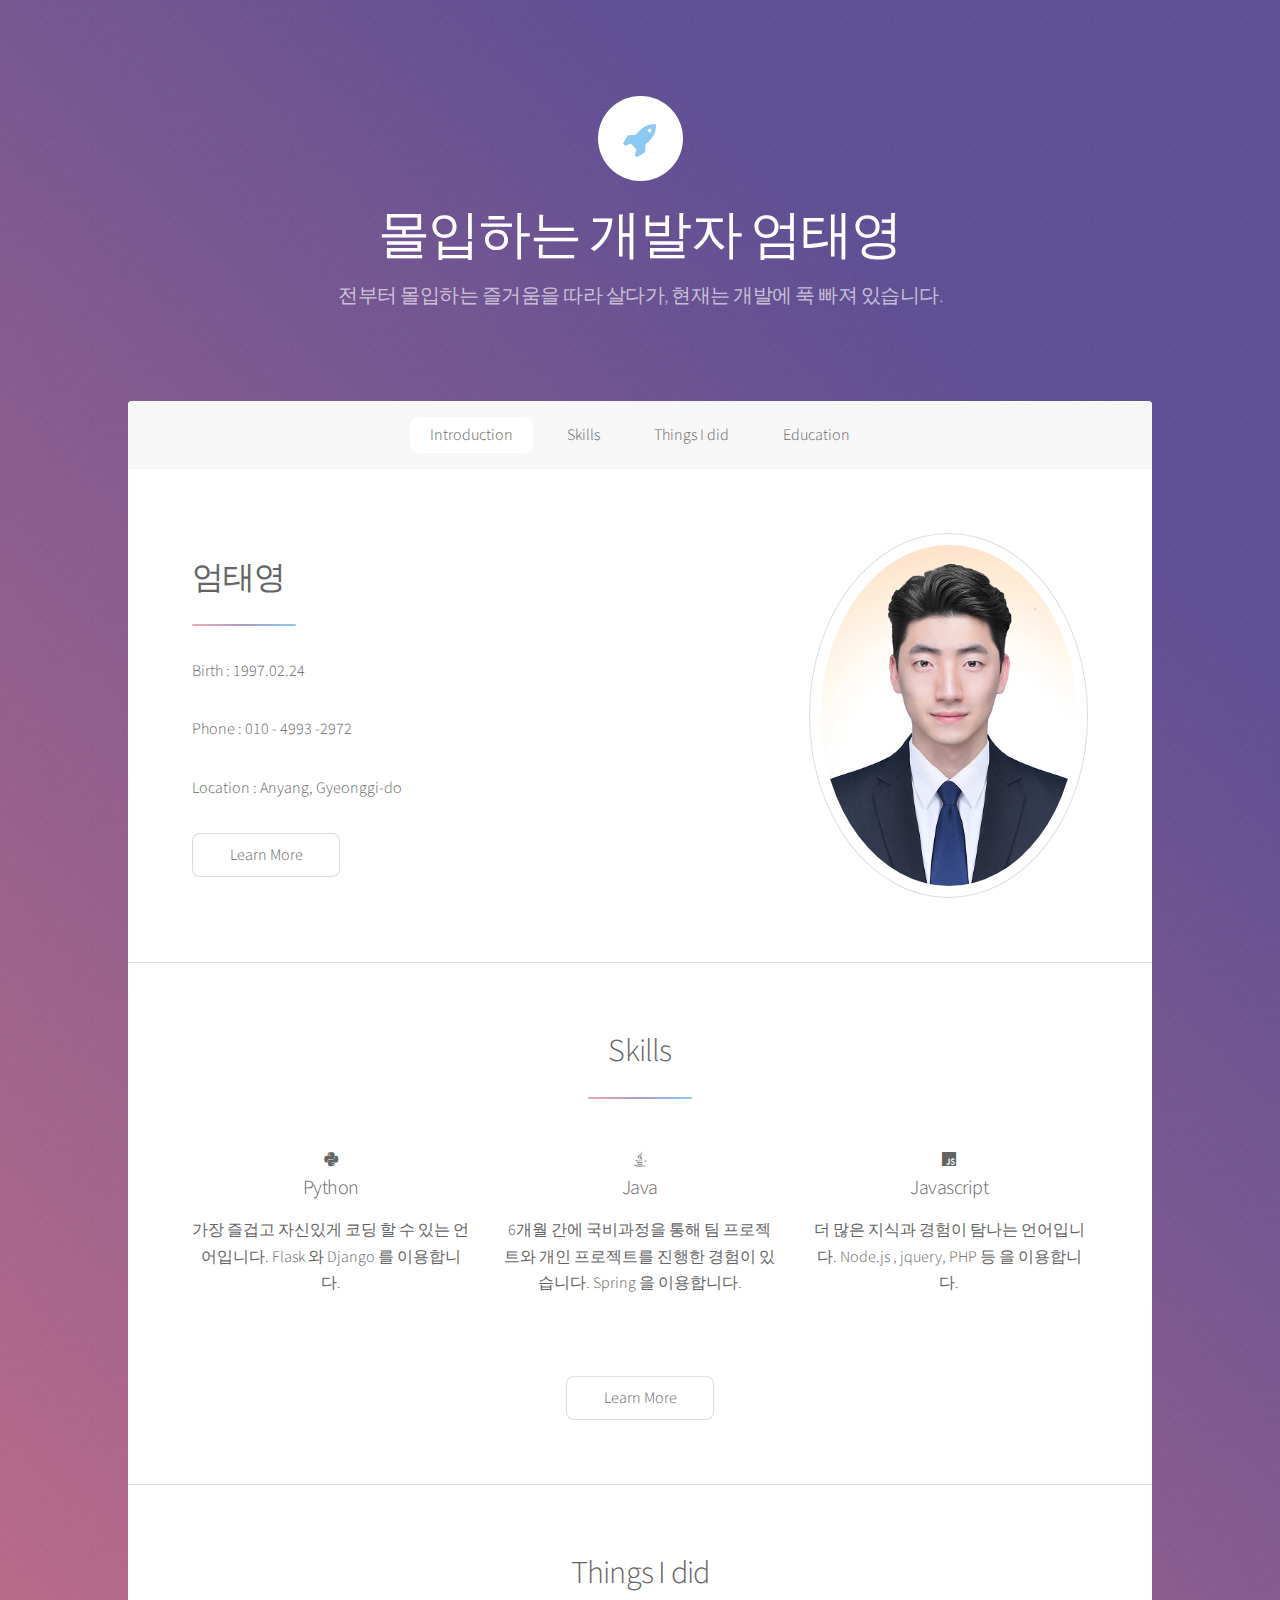
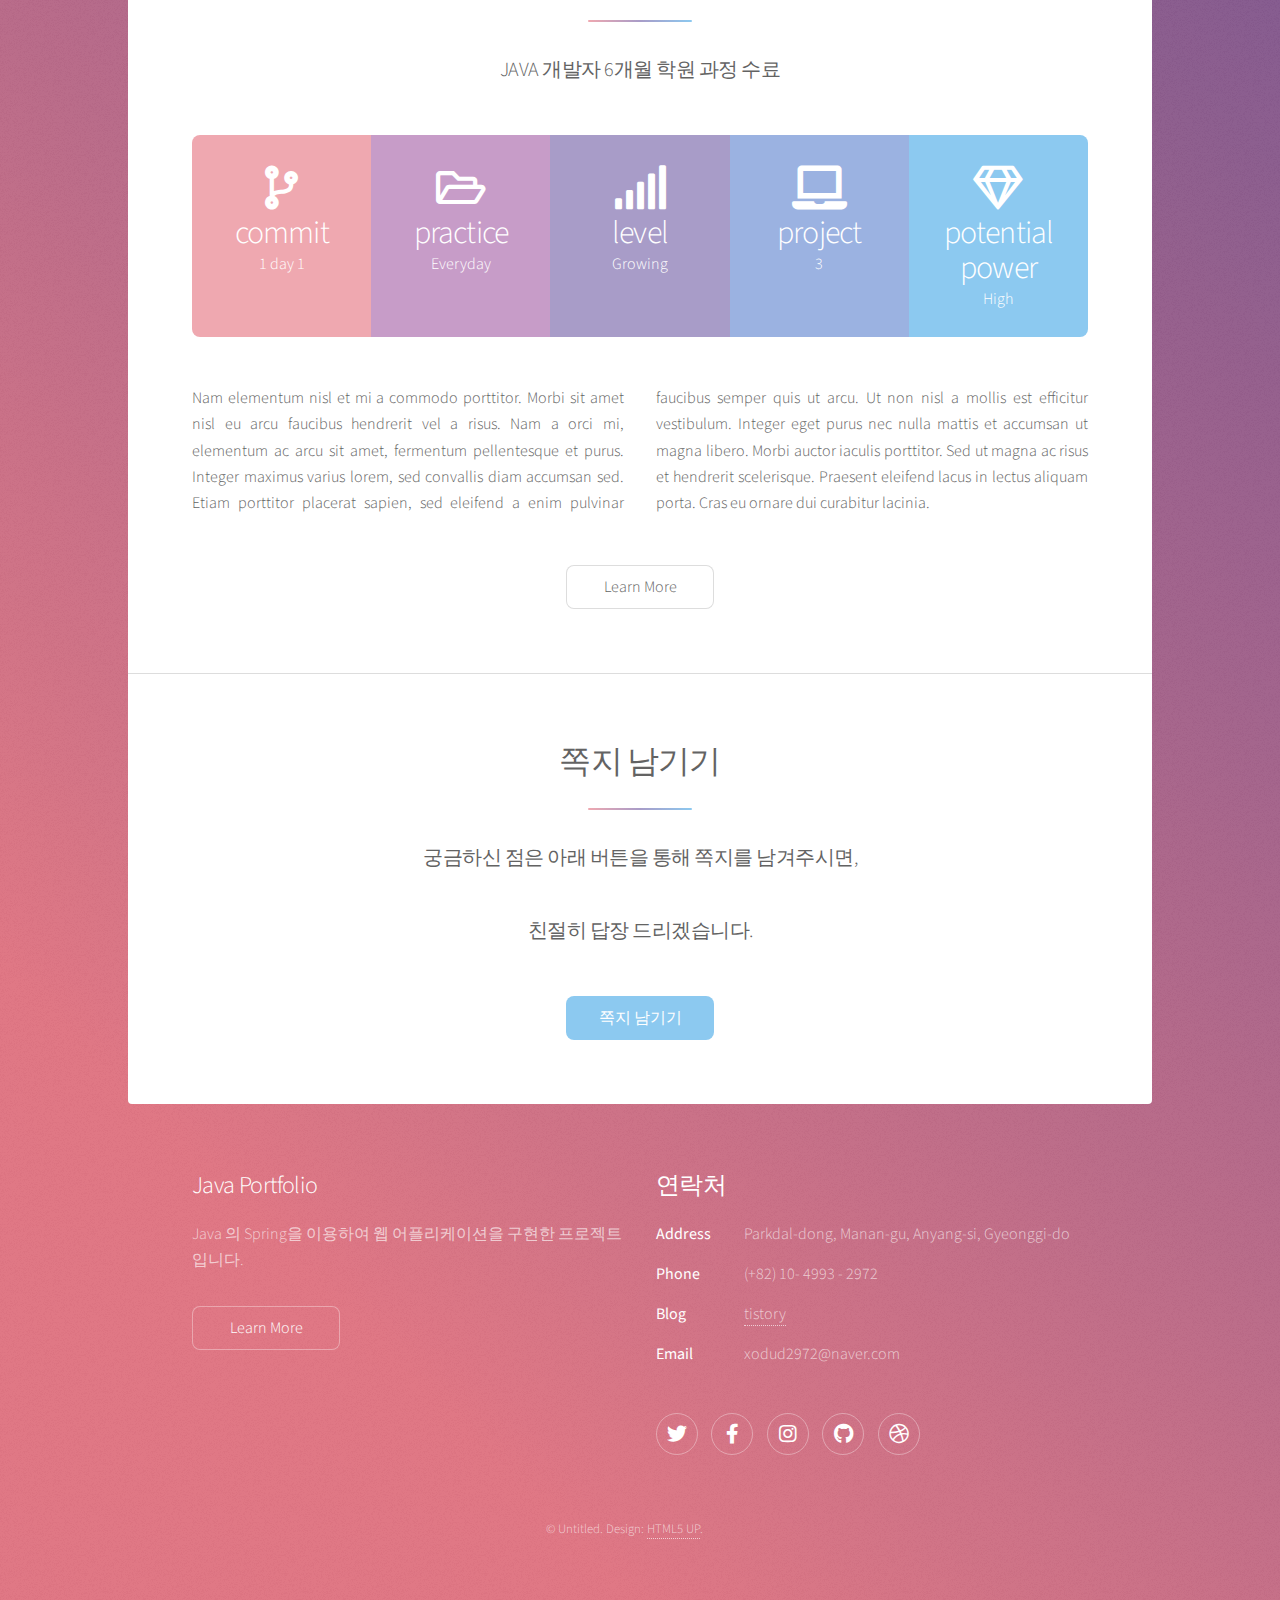
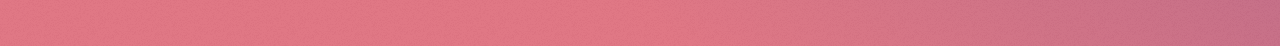
<file: index.html>
<!DOCTYPE HTML>
<!--
	Stellar by HTML5 UP
	html5up.net | @ajlkn
	Free for personal and commercial use under the CCA 3.0 license (html5up.net/license)
-->
<html>
	<head>
		<title>몰입하는 개발자</title>
		<meta charset="utf-8" />
		<meta name="viewport" content="width=device-width, initial-scale=1, user-scalable=no" />
		<link rel="stylesheet" href="assets/css/main.css" />
		<noscript><link rel="stylesheet" href="assets/css/noscript.css" /></noscript>
	</head>
	<body class="is-preload">

		<!-- Wrapper -->
			<div id="wrapper">

				<!-- Header -->
					<header id="header" class="alt">
						<span class="logo"><img src="images/logo.svg" alt="" /></span>
						<h1>몰입하는 개발자 엄태영</h1>
						<p>전부터 몰입하는 즐거움을 따라 살다가, 현재는 개발에 푹 빠져 있습니다.</p>
					</header>

				<!-- Nav -->
					<nav id="nav">
						<ul>
							<li><a href="#intro" class="active">Introduction</a></li>
							<li><a href="#first">Skills</a></li>
							<li><a href="#second">Things I did</a></li>
							<li><a href="#cta">Education</a></li>
						</ul>
					</nav>

				<!-- Main -->
					<div id="main">

						<!-- Introduction -->
							<section id="intro" class="main">
								<div class="spotlight">
									<div class="content">
										<header class="major">
											<h2>엄태영</h2>
										</header>
										<p>Birth : 1997.02.24</p> 
										<p>Phone : 010 - 4993 -2972</p>
										<p>Location : Anyang, Gyeonggi-do</p>
										<ul class="actions">
											<li><a href="generic.html" class="button">Learn More</a></li>
										</ul>
									</div>
									<span class="image"><img src="images/증명사진.png" alt="" /></span>
								</div>
							</section>

						<!-- First Section -->
							<section id="first" class="main special">
								<header class="major">
									<h2>Skills</h2>
								</header>
								<ul class="features">
									<li>
										<span class="fab fa-python"></span>
										<h3>Python</h3>
										<p> 가장 즐겁고 자신있게 코딩 할 수 있는 언어입니다. Flask 와 Django 를 이용합니다.</p>
									</li>
									<li>
										<span class="fab fa-java"></span>
										<h3>Java</h3>
										<Spring>6개월 간에 국비과정을 통해 팀 프로젝트와 개인 프로젝트를 진행한 경험이 있습니다. Spring 을 이용합니다.</p>
									</li>
									<li>
										<span class="fab fa-js"></span>
										<h3>Javascript</h3>
										<p>더 많은 지식과 경험이 탐나는 언어입니다. Node.js , jquery, PHP 등 을 이용합니다.</p>
									</li>
								</ul>
								<footer class="major">
									<ul class="actions special">
										<li><a href="skills.html" class="button">Learn More</a></li>
									</ul>
								</footer>
							</section>

						<!-- Second Section -->
							<section id="second" class="main special">
								<header class="major">
									<h2>Things I did</h2>
									<p>JAVA 개발자 6개월 학원 과정 수료</p>
								</header>
								<ul class="statistics">
									<li class="style1">
										<span class="icon solid fa-code-branch"></span>
										<strong>commit</strong> 1 day 1
									</li>
									<li class="style2">
										<span class="icon fa-folder-open"></span>
										<strong>practice</strong> Everyday
									</li>
									<li class="style3">
										<span class="icon solid fa-signal"></span>
										<strong>level</strong> Growing
									</li>
									<li class="style4">
										<span class="icon solid fa-laptop"></span>
										<strong>project</strong> 3
									</li>
									<li class="style5">
										<span class="icon fa-gem"></span>
										<strong>potential power</strong>High 
									</li>
								</ul>
								<p class="content">Nam elementum nisl et mi a commodo porttitor. Morbi sit amet nisl eu arcu faucibus hendrerit vel a risus. Nam a orci mi, elementum ac arcu sit amet, fermentum pellentesque et purus. Integer maximus varius lorem, sed convallis diam accumsan sed. Etiam porttitor placerat sapien, sed eleifend a enim pulvinar faucibus semper quis ut arcu. Ut non nisl a mollis est efficitur vestibulum. Integer eget purus nec nulla mattis et accumsan ut magna libero. Morbi auctor iaculis porttitor. Sed ut magna ac risus et hendrerit scelerisque. Praesent eleifend lacus in lectus aliquam porta. Cras eu ornare dui curabitur lacinia.</p>
								<footer class="major">
									<ul class="actions special">
										<li><a href="ThinsIdid.html" class="button">Learn More</a></li>
									</ul>
								</footer>
							</section>

						<!-- Get Started -->
							<section id="cta" class="main special">
								<header class="major">
									<h2>쪽지 남기기</h2>
									<p>궁금하신 점은 아래 버튼을 통해 쪽지를 남겨주시면, </p> <p>친절히 답장 드리겠습니다.</p>
								</header>
								<footer class="major">
									<ul class="actions special">
										<li><a href="#" class="button primary">쪽지 남기기</a></li>
									</ul>
								</footer>
							</section>

					</div>

				<!-- Footer -->
					<footer id="footer">
						<section>
							<h2>Java Portfolio</h2>
							<p>Java 의 Spring을 이용하여 웹 어플리케이션을 구현한 프로젝트입니다. </p>
							<ul class="actions">
								<li><a href="#" class="button">Learn More</a></li>
							</ul>
						</section>
						<section>
							<h2>연락처</h2>
							<dl class="alt">
								<dt>Address</dt>
								<dd>Parkdal-dong, Manan-gu, Anyang-si, Gyeonggi-do</dd>
								<dt>Phone</dt>
								<dd>(+82) 10- 4993 - 2972</dd>
								<dt>Blog</dt>
								<dd><a href="https://xodud2972.tistory.com/">tistory</a></dd>
								<dt>Email</dt>
								<dd>xodud2972@naver.com</dd>
							</dl>
							<ul class="icons">
								<li><a href="#" class="icon brands fa-twitter alt"><span class="label">Twitter</span></a></li>
								<li><a href="#" class="icon brands fa-facebook-f alt"><span class="label">Facebook</span></a></li>
								<li><a href="#" class="icon brands fa-instagram alt"><span class="label">Instagram</span></a></li>
								<li><a href="#" class="icon brands fa-github alt"><span class="label">GitHub</span></a></li>
								<li><a href="#" class="icon brands fa-dribbble alt"><span class="label">Dribbble</span></a></li>
							</ul>
						</section>
						<p class="copyright">&copy; Untitled. Design: <a href="https://html5up.net">HTML5 UP</a>.</p>
					</footer>

			</div>

		<!-- Scripts -->
			<script src="assets/js/jquery.min.js"></script>
			<script src="assets/js/jquery.scrollex.min.js"></script>
			<script src="assets/js/jquery.scrolly.min.js"></script>
			<script src="assets/js/browser.min.js"></script>
			<script src="assets/js/breakpoints.min.js"></script>
			<script src="assets/js/util.js"></script>
			<script src="assets/js/main.js"></script>

	</body>
</html>
</file>
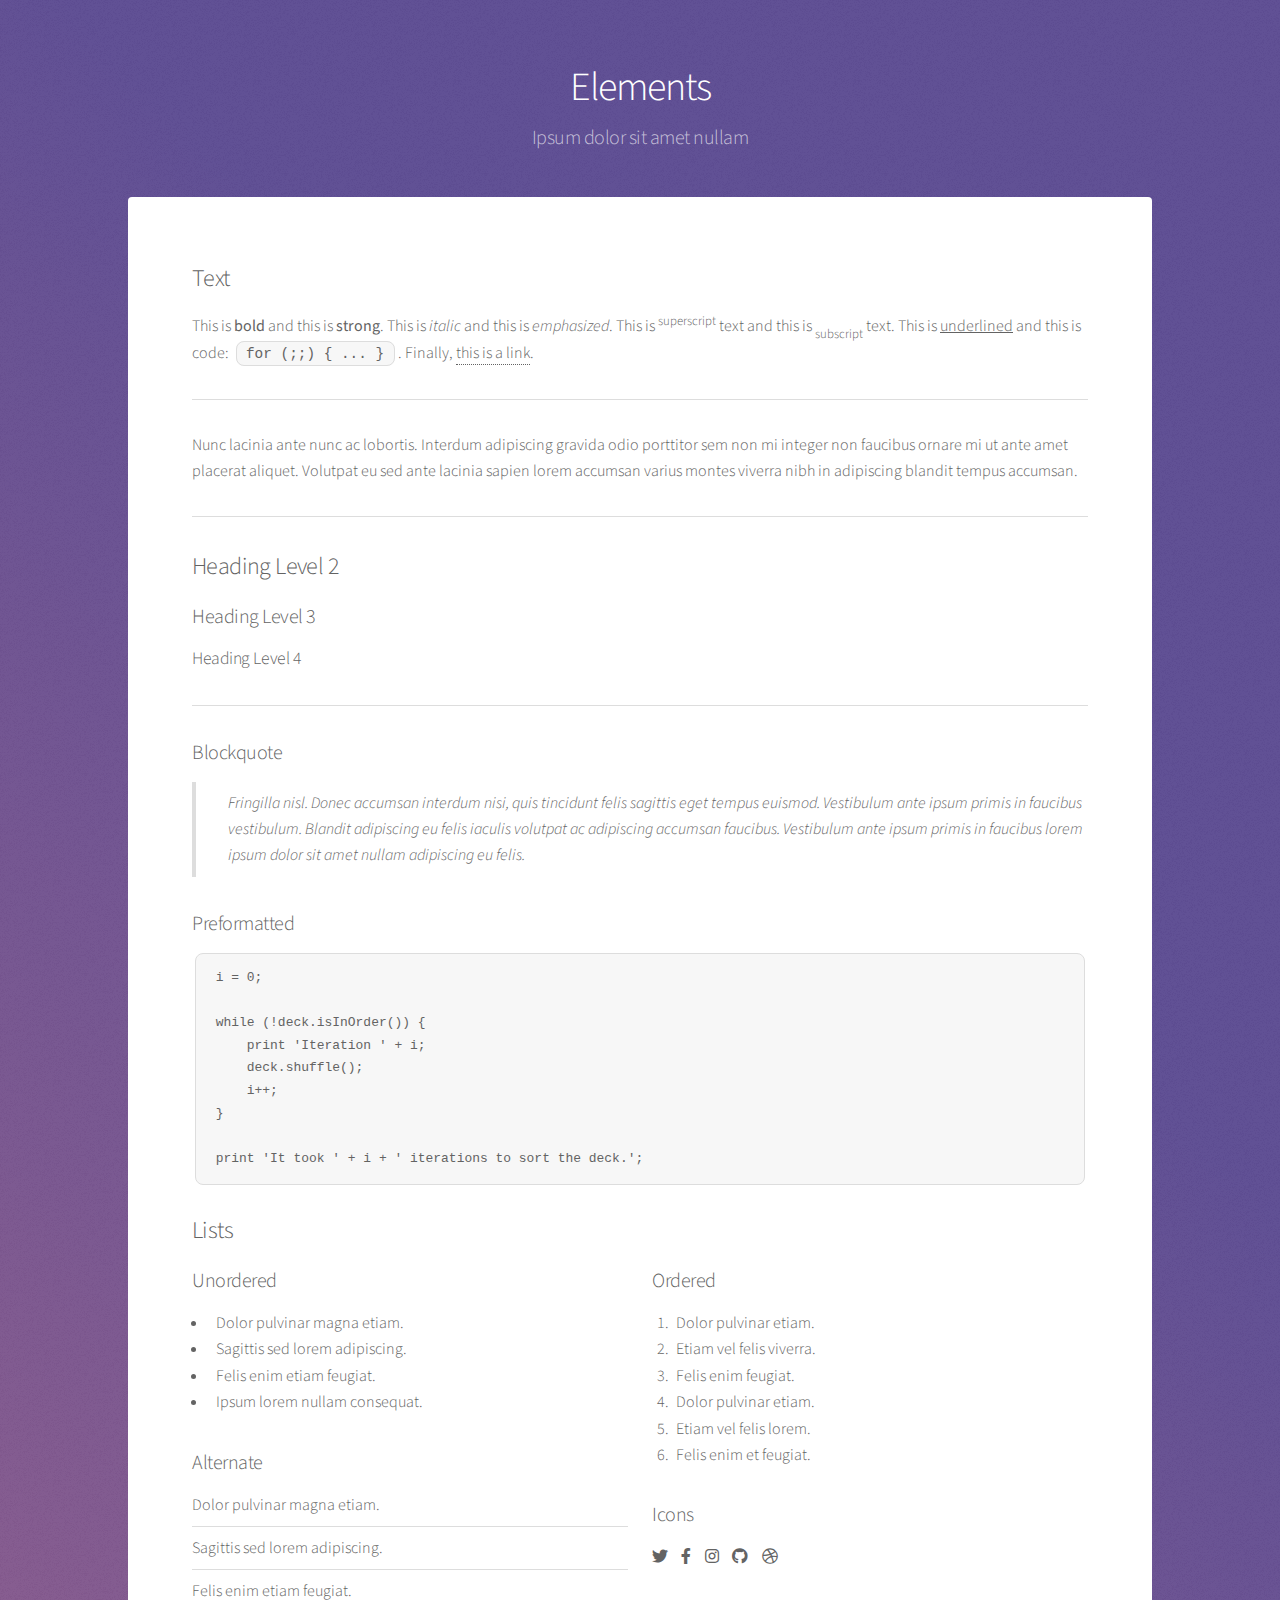
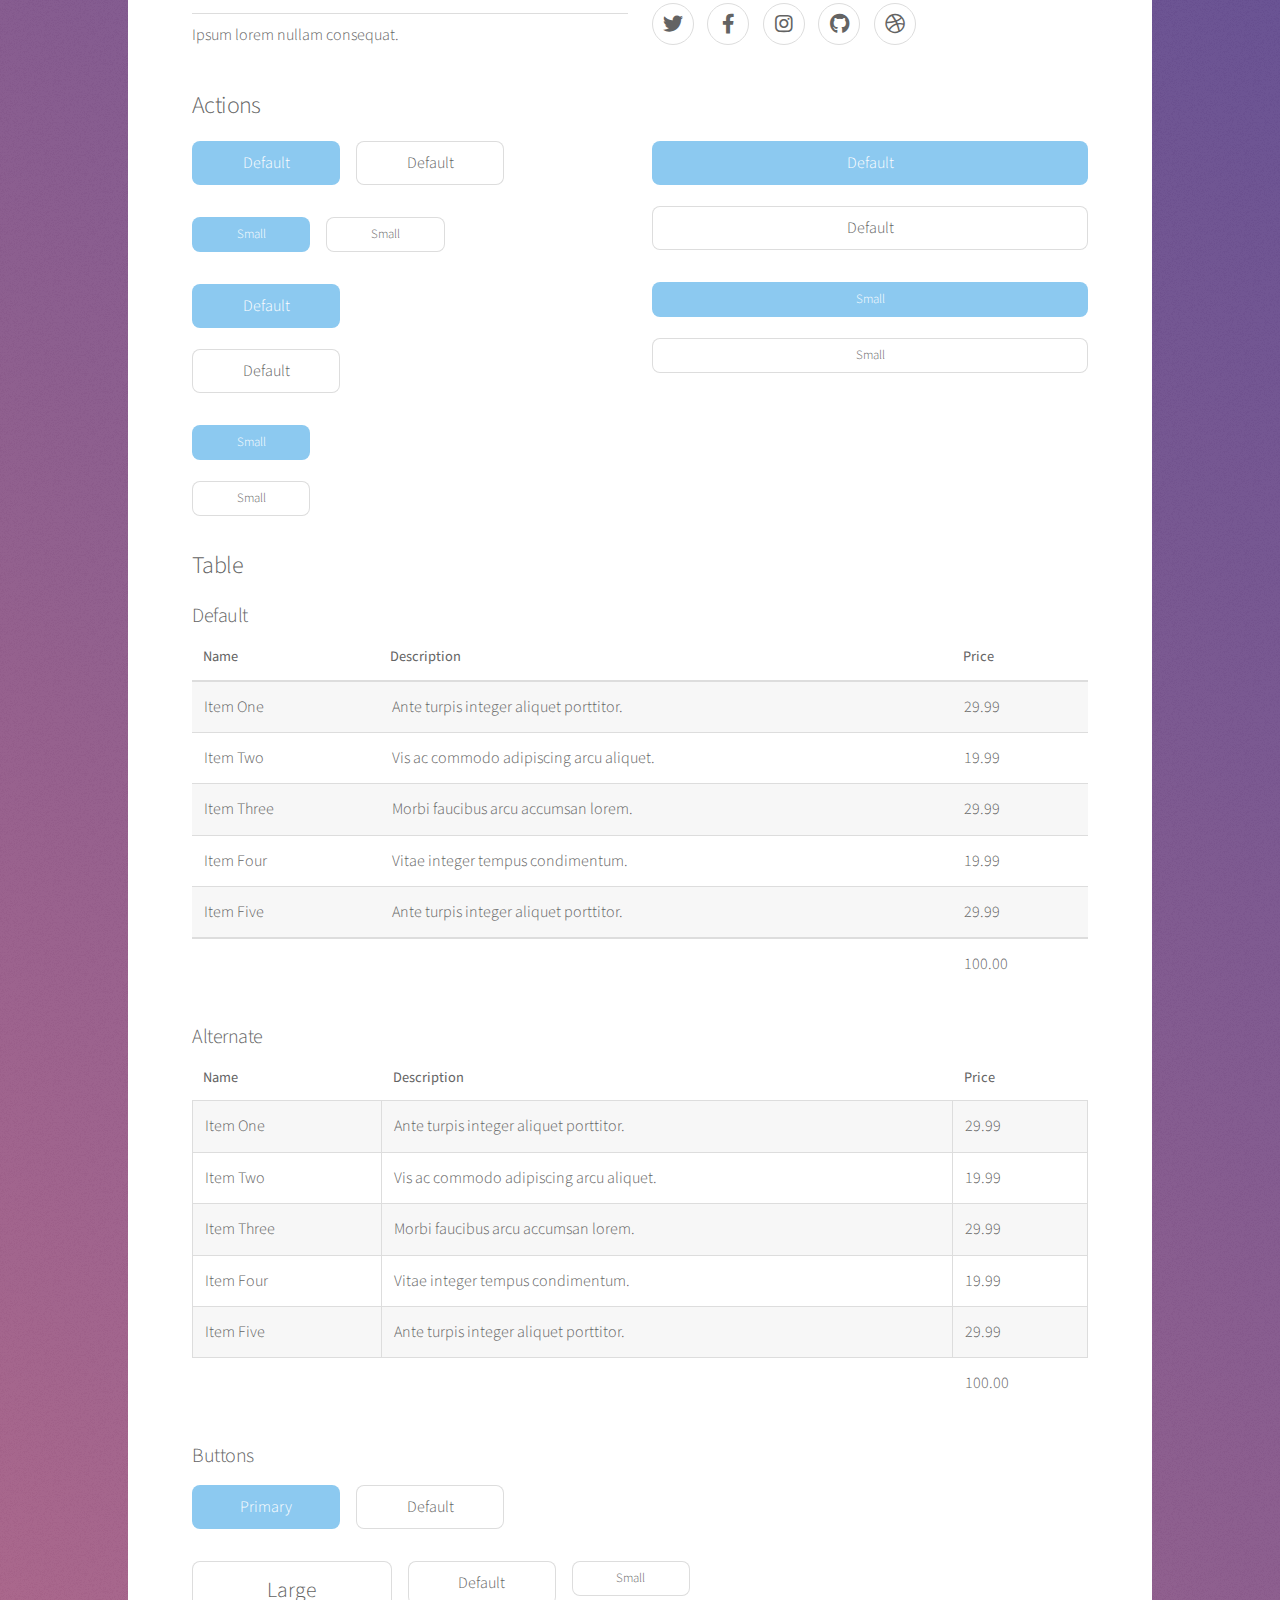
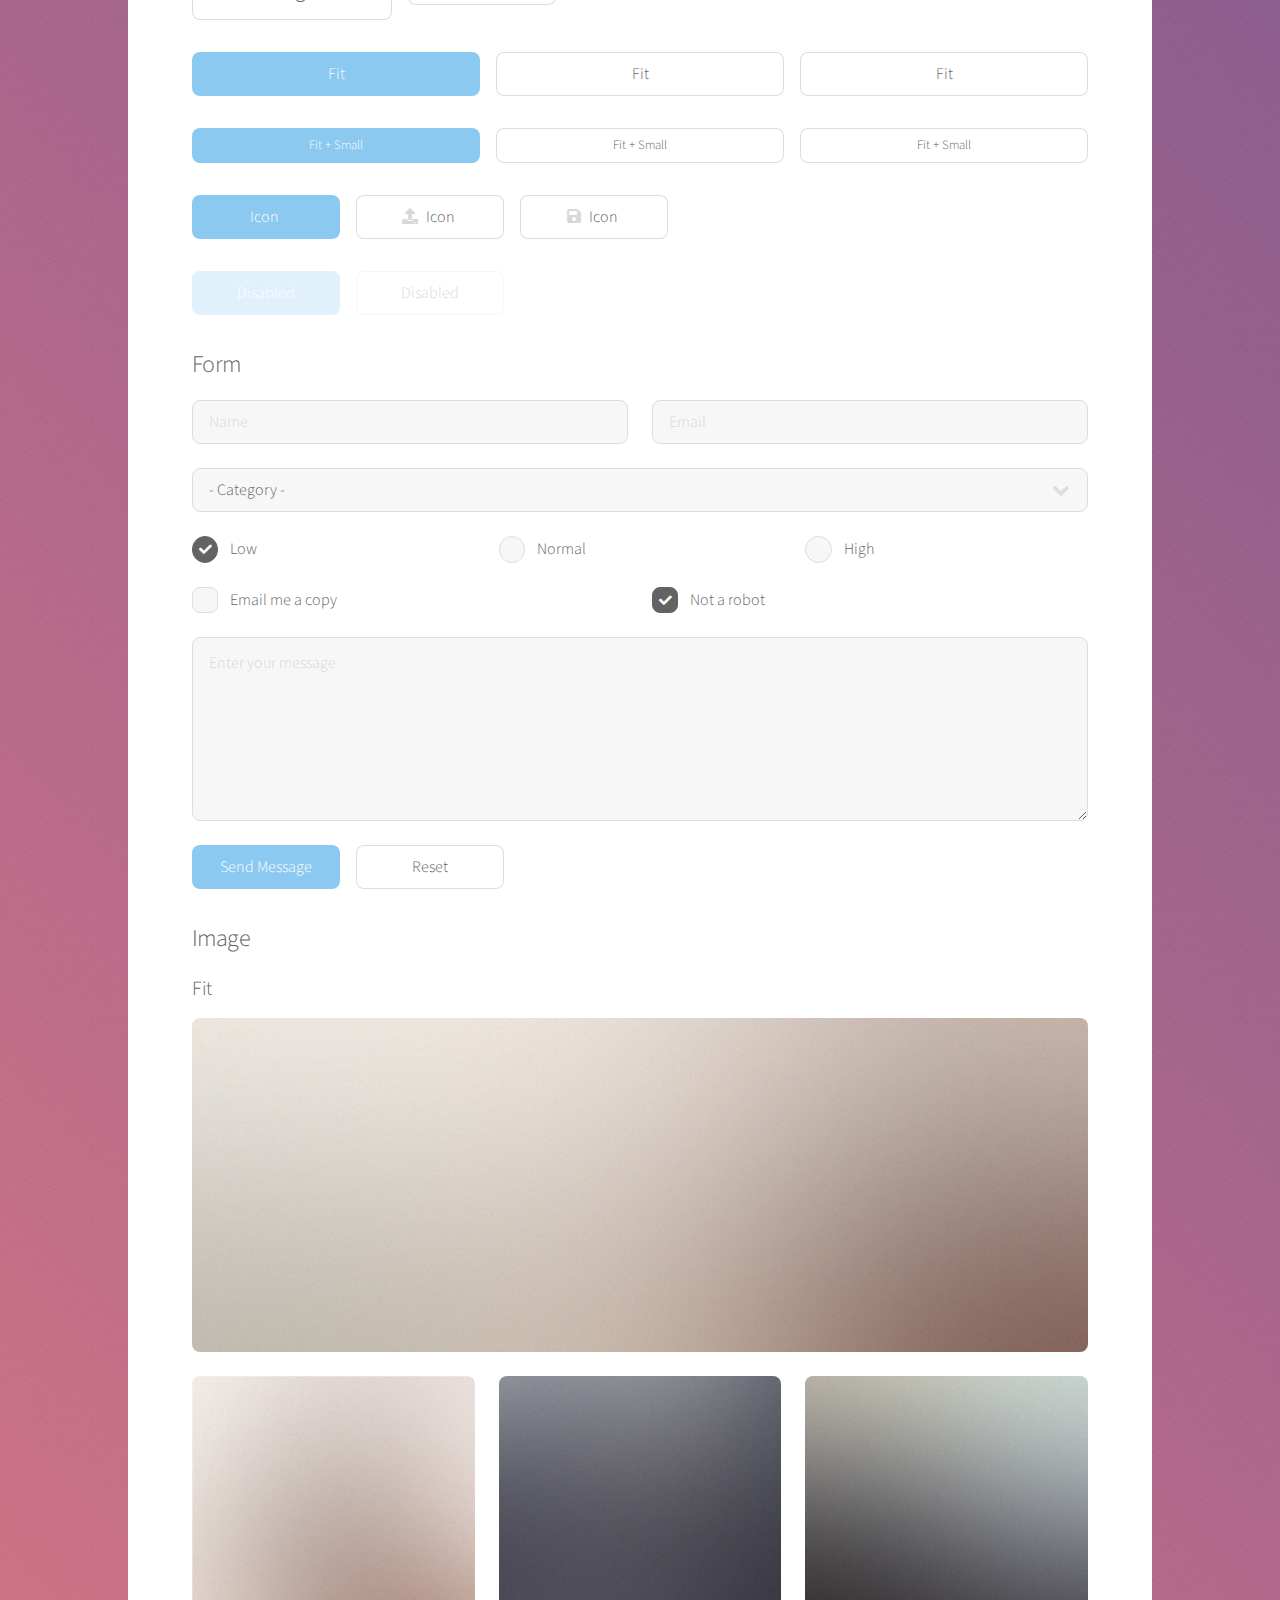
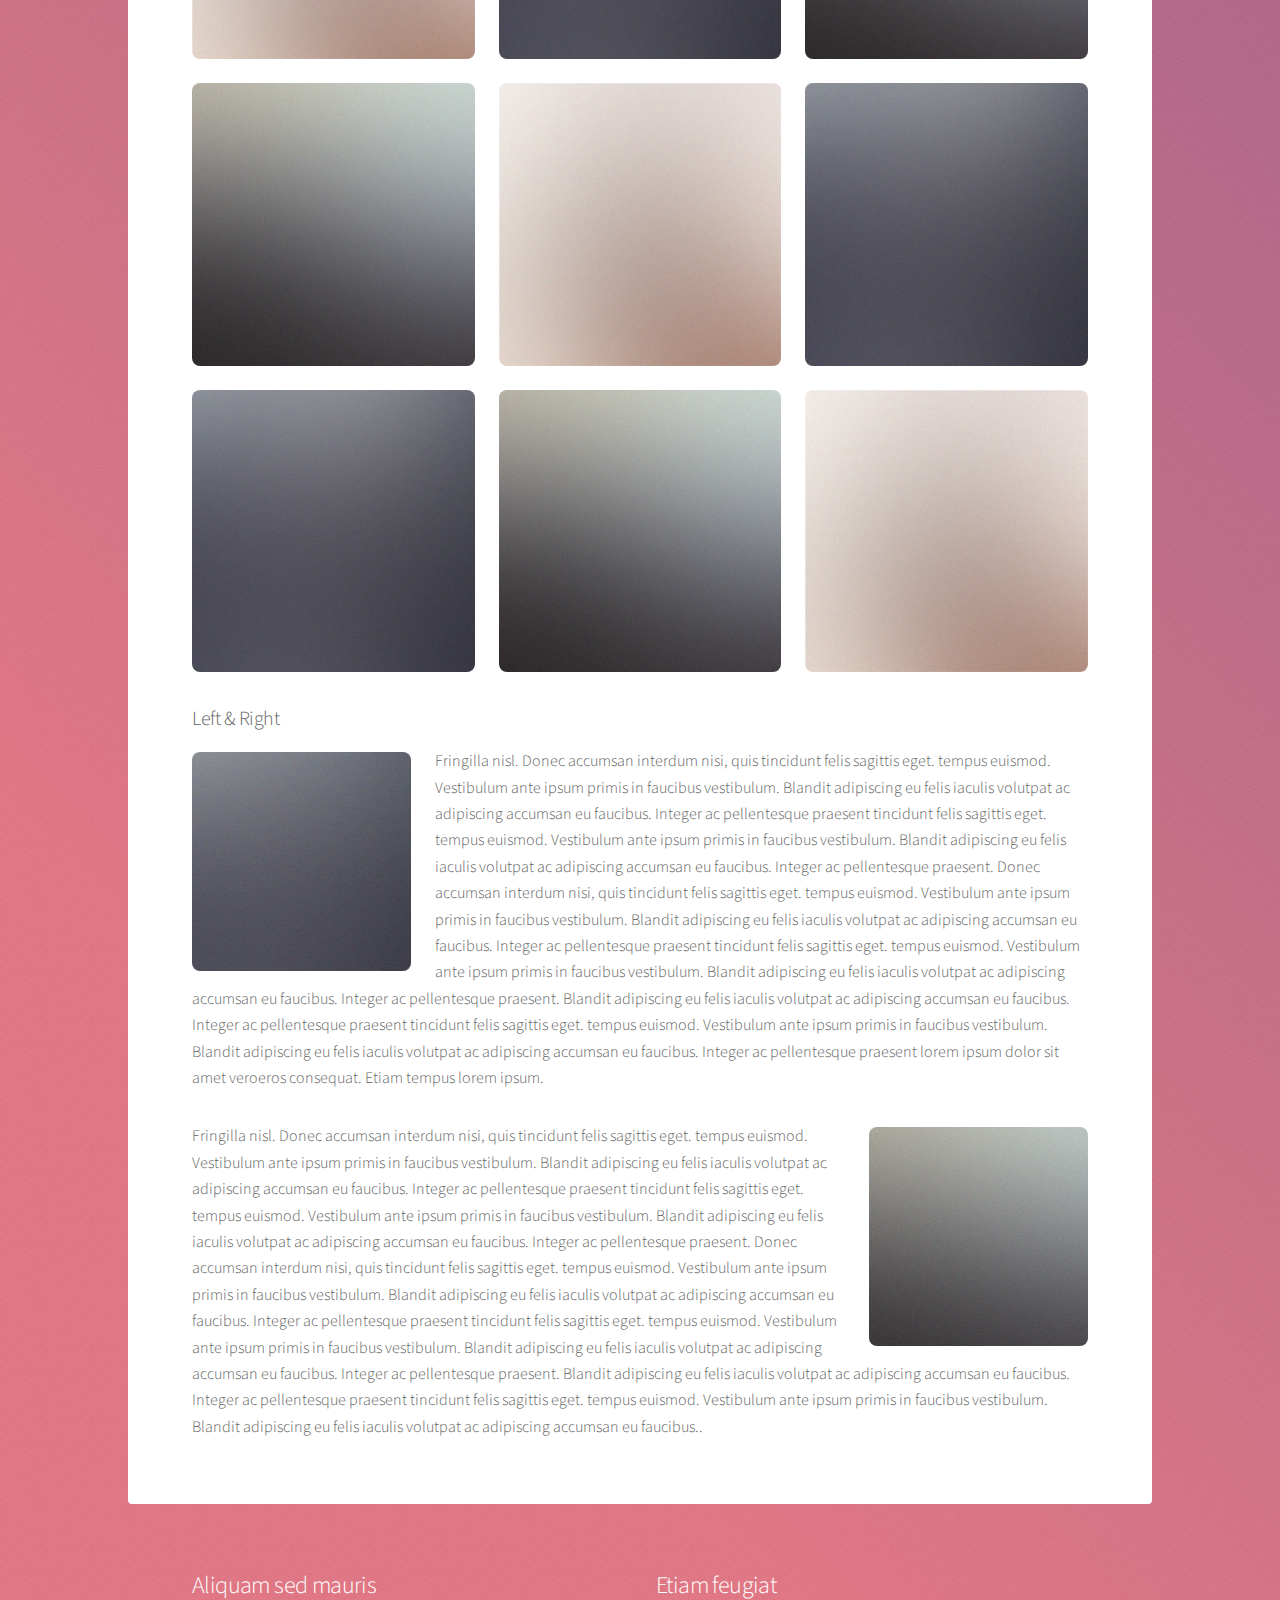
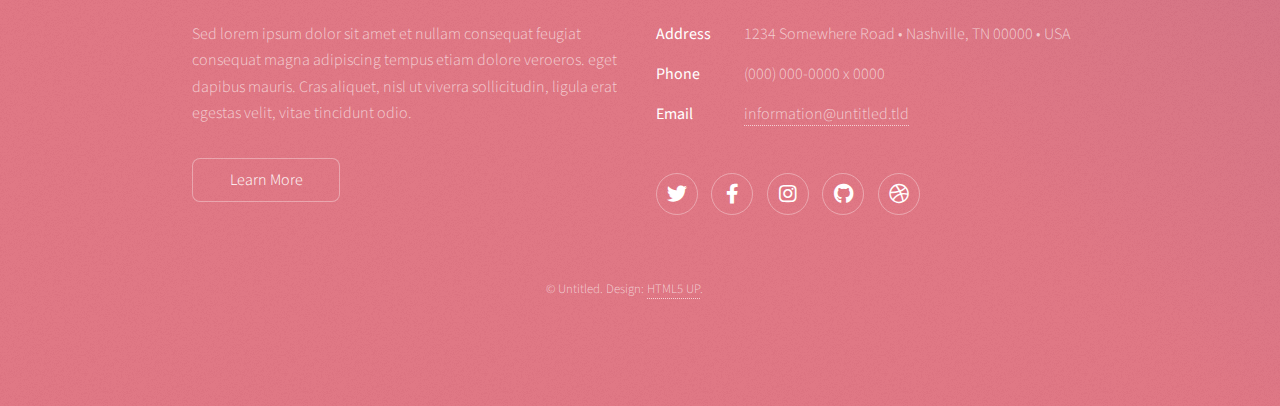
<file: elements.html>
<!DOCTYPE HTML>
<!--
	Stellar by HTML5 UP
	html5up.net | @ajlkn
	Free for personal and commercial use under the CCA 3.0 license (html5up.net/license)
-->
<html>
	<head>
		<title>Elements - Stellar by HTML5 UP</title>
		<meta charset="utf-8" />
		<meta name="viewport" content="width=device-width, initial-scale=1, user-scalable=no" />
		<link rel="stylesheet" href="assets/css/main.css" />
		<noscript><link rel="stylesheet" href="assets/css/noscript.css" /></noscript>
	</head>
	<body class="is-preload">

		<!-- Wrapper -->
			<div id="wrapper">

				<!-- Header -->
					<header id="header">
						<h1>Elements</h1>
						<p>Ipsum dolor sit amet nullam</p>
					</header>

				<!-- Main -->
					<div id="main">

						<!-- Content -->
							<section id="content" class="main">

								<!-- Text -->
									<section>
										<h2>Text</h2>
										<p>This is <b>bold</b> and this is <strong>strong</strong>. This is <i>italic</i> and this is <em>emphasized</em>.
										This is <sup>superscript</sup> text and this is <sub>subscript</sub> text.
										This is <u>underlined</u> and this is code: <code>for (;;) { ... }</code>. Finally, <a href="#">this is a link</a>.</p>
										<hr />
										<p>Nunc lacinia ante nunc ac lobortis. Interdum adipiscing gravida odio porttitor sem non mi integer non faucibus ornare mi ut ante amet placerat aliquet. Volutpat eu sed ante lacinia sapien lorem accumsan varius montes viverra nibh in adipiscing blandit tempus accumsan.</p>
										<hr />
										<h2>Heading Level 2</h2>
										<h3>Heading Level 3</h3>
										<h4>Heading Level 4</h4>
										<hr />
										<h3>Blockquote</h3>
										<blockquote>Fringilla nisl. Donec accumsan interdum nisi, quis tincidunt felis sagittis eget tempus euismod. Vestibulum ante ipsum primis in faucibus vestibulum. Blandit adipiscing eu felis iaculis volutpat ac adipiscing accumsan faucibus. Vestibulum ante ipsum primis in faucibus lorem ipsum dolor sit amet nullam adipiscing eu felis.</blockquote>
										<h3>Preformatted</h3>
										<pre><code>i = 0;

while (!deck.isInOrder()) {
    print 'Iteration ' + i;
    deck.shuffle();
    i++;
}

print 'It took ' + i + ' iterations to sort the deck.';</code></pre>
									</section>

								<!-- Lists -->
									<section>
										<h2>Lists</h2>
										<div class="row">
											<div class="col-6 col-12-medium">
												<h3>Unordered</h3>
												<ul>
													<li>Dolor pulvinar magna etiam.</li>
													<li>Sagittis sed lorem adipiscing.</li>
													<li>Felis enim etiam feugiat.</li>
													<li>Ipsum lorem nullam consequat.</li>
												</ul>
												<h3>Alternate</h3>
												<ul class="alt">
													<li>Dolor pulvinar magna etiam.</li>
													<li>Sagittis sed lorem adipiscing.</li>
													<li>Felis enim etiam feugiat.</li>
													<li>Ipsum lorem nullam consequat.</li>
												</ul>
											</div>
											<div class="col-6 col-12-medium">
												<h3>Ordered</h3>
												<ol>
													<li>Dolor pulvinar etiam.</li>
													<li>Etiam vel felis viverra.</li>
													<li>Felis enim feugiat.</li>
													<li>Dolor pulvinar etiam.</li>
													<li>Etiam vel felis lorem.</li>
													<li>Felis enim et feugiat.</li>
												</ol>
												<h3>Icons</h3>
												<ul class="icons">
													<li><a href="#" class="icon brands fa-twitter"><span class="label">Twitter</span></a></li>
													<li><a href="#" class="icon brands fa-facebook-f"><span class="label">Facebook</span></a></li>
													<li><a href="#" class="icon brands fa-instagram"><span class="label">Instagram</span></a></li>
													<li><a href="#" class="icon brands fa-github"><span class="label">GitHub</span></a></li>
													<li><a href="#" class="icon brands fa-dribbble"><span class="label">Dribbble</span></a></li>
												</ul>
												<ul class="icons">
													<li><a href="#" class="icon brands alt fa-twitter"><span class="label">Twitter</span></a></li>
													<li><a href="#" class="icon brands alt fa-facebook-f"><span class="label">Facebook</span></a></li>
													<li><a href="#" class="icon brands alt fa-instagram"><span class="label">Instagram</span></a></li>
													<li><a href="#" class="icon brands alt fa-github"><span class="label">GitHub</span></a></li>
													<li><a href="#" class="icon brands alt fa-dribbble"><span class="label">Dribbble</span></a></li>
												</ul>
											</div>
										</div>
										<h2>Actions</h2>
										<div class="row">
											<div class="col-6 col-12-medium">
												<ul class="actions">
													<li><a href="#" class="button primary">Default</a></li>
													<li><a href="#" class="button">Default</a></li>
												</ul>
												<ul class="actions small">
													<li><a href="#" class="button primary small">Small</a></li>
													<li><a href="#" class="button small">Small</a></li>
												</ul>
												<ul class="actions stacked">
													<li><a href="#" class="button primary">Default</a></li>
													<li><a href="#" class="button">Default</a></li>
												</ul>
												<ul class="actions stacked">
													<li><a href="#" class="button primary small">Small</a></li>
													<li><a href="#" class="button small">Small</a></li>
												</ul>
											</div>
											<div class="col-6 col-12-medium">
												<ul class="actions stacked">
													<li><a href="#" class="button primary fit">Default</a></li>
													<li><a href="#" class="button fit">Default</a></li>
												</ul>
												<ul class="actions stacked">
													<li><a href="#" class="button primary small fit">Small</a></li>
													<li><a href="#" class="button small fit">Small</a></li>
												</ul>
											</div>
										</div>
									</section>

								<!-- Table -->
									<section>
										<h2>Table</h2>
										<h3>Default</h3>
										<div class="table-wrapper">
											<table>
												<thead>
													<tr>
														<th>Name</th>
														<th>Description</th>
														<th>Price</th>
													</tr>
												</thead>
												<tbody>
													<tr>
														<td>Item One</td>
														<td>Ante turpis integer aliquet porttitor.</td>
														<td>29.99</td>
													</tr>
													<tr>
														<td>Item Two</td>
														<td>Vis ac commodo adipiscing arcu aliquet.</td>
														<td>19.99</td>
													</tr>
													<tr>
														<td>Item Three</td>
														<td> Morbi faucibus arcu accumsan lorem.</td>
														<td>29.99</td>
													</tr>
													<tr>
														<td>Item Four</td>
														<td>Vitae integer tempus condimentum.</td>
														<td>19.99</td>
													</tr>
													<tr>
														<td>Item Five</td>
														<td>Ante turpis integer aliquet porttitor.</td>
														<td>29.99</td>
													</tr>
												</tbody>
												<tfoot>
													<tr>
														<td colspan="2"></td>
														<td>100.00</td>
													</tr>
												</tfoot>
											</table>
										</div>

										<h3>Alternate</h3>
										<div class="table-wrapper">
											<table class="alt">
												<thead>
													<tr>
														<th>Name</th>
														<th>Description</th>
														<th>Price</th>
													</tr>
												</thead>
												<tbody>
													<tr>
														<td>Item One</td>
														<td>Ante turpis integer aliquet porttitor.</td>
														<td>29.99</td>
													</tr>
													<tr>
														<td>Item Two</td>
														<td>Vis ac commodo adipiscing arcu aliquet.</td>
														<td>19.99</td>
													</tr>
													<tr>
														<td>Item Three</td>
														<td> Morbi faucibus arcu accumsan lorem.</td>
														<td>29.99</td>
													</tr>
													<tr>
														<td>Item Four</td>
														<td>Vitae integer tempus condimentum.</td>
														<td>19.99</td>
													</tr>
													<tr>
														<td>Item Five</td>
														<td>Ante turpis integer aliquet porttitor.</td>
														<td>29.99</td>
													</tr>
												</tbody>
												<tfoot>
													<tr>
														<td colspan="2"></td>
														<td>100.00</td>
													</tr>
												</tfoot>
											</table>
										</div>
									</section>

								<!-- Buttons -->
									<section>
										<h3>Buttons</h3>
										<ul class="actions">
											<li><a href="#" class="button primary">Primary</a></li>
											<li><a href="#" class="button">Default</a></li>
										</ul>
										<ul class="actions">
											<li><a href="#" class="button large">Large</a></li>
											<li><a href="#" class="button">Default</a></li>
											<li><a href="#" class="button small">Small</a></li>
										</ul>
										<ul class="actions fit">
											<li><a href="#" class="button primary fit">Fit</a></li>
											<li><a href="#" class="button fit">Fit</a></li>
											<li><a href="#" class="button fit">Fit</a></li>
										</ul>
										<ul class="actions fit small">
											<li><a href="#" class="button primary fit small">Fit + Small</a></li>
											<li><a href="#" class="button fit small">Fit + Small</a></li>
											<li><a href="#" class="button fit small">Fit + Small</a></li>
										</ul>
										<ul class="actions">
											<li><a href="#" class="button primary icon solidfa-download">Icon</a></li>
											<li><a href="#" class="button icon solid fa-upload">Icon</a></li>
											<li><a href="#" class="button icon solid fa-save">Icon</a></li>
										</ul>
										<ul class="actions">
											<li><span class="button primary disabled">Disabled</span></li>
											<li><span class="button disabled">Disabled</span></li>
										</ul>
									</section>

								<!-- Form -->
									<section>
										<h2>Form</h2>
										<form method="post" action="#">
											<div class="row gtr-uniform">
												<div class="col-6 col-12-xsmall">
													<input type="text" name="demo-name" id="demo-name" value="" placeholder="Name" />
												</div>
												<div class="col-6 col-12-xsmall">
													<input type="email" name="demo-email" id="demo-email" value="" placeholder="Email" />
												</div>
												<div class="col-12">
													<select name="demo-category" id="demo-category">
														<option value="">- Category -</option>
														<option value="1">Manufacturing</option>
														<option value="1">Shipping</option>
														<option value="1">Administration</option>
														<option value="1">Human Resources</option>
													</select>
												</div>
												<div class="col-4 col-12-small">
													<input type="radio" id="demo-priority-low" name="demo-priority" checked>
													<label for="demo-priority-low">Low</label>
												</div>
												<div class="col-4 col-12-small">
													<input type="radio" id="demo-priority-normal" name="demo-priority">
													<label for="demo-priority-normal">Normal</label>
												</div>
												<div class="col-4 col-12-small">
													<input type="radio" id="demo-priority-high" name="demo-priority">
													<label for="demo-priority-high">High</label>
												</div>
												<div class="col-6 col-12-small">
													<input type="checkbox" id="demo-copy" name="demo-copy">
													<label for="demo-copy">Email me a copy</label>
												</div>
												<div class="col-6 col-12-small">
													<input type="checkbox" id="demo-human" name="demo-human" checked>
													<label for="demo-human">Not a robot</label>
												</div>
												<div class="col-12">
													<textarea name="demo-message" id="demo-message" placeholder="Enter your message" rows="6"></textarea>
												</div>
												<div class="col-12">
													<ul class="actions">
														<li><input type="submit" value="Send Message" class="primary" /></li>
														<li><input type="reset" value="Reset" /></li>
													</ul>
												</div>
											</div>
										</form>
									</section>

								<!-- Image -->
									<section>
										<h2>Image</h2>
										<h3>Fit</h3>
										<div class="box alt">
											<div class="row gtr-uniform">
												<div class="col-12"><span class="image fit"><img src="images/pic04.jpg" alt="" /></span></div>
												<div class="col-4"><span class="image fit"><img src="images/pic01.jpg" alt="" /></span></div>
												<div class="col-4"><span class="image fit"><img src="images/pic02.jpg" alt="" /></span></div>
												<div class="col-4"><span class="image fit"><img src="images/pic03.jpg" alt="" /></span></div>
												<div class="col-4"><span class="image fit"><img src="images/pic03.jpg" alt="" /></span></div>
												<div class="col-4"><span class="image fit"><img src="images/pic01.jpg" alt="" /></span></div>
												<div class="col-4"><span class="image fit"><img src="images/pic02.jpg" alt="" /></span></div>
												<div class="col-4"><span class="image fit"><img src="images/pic02.jpg" alt="" /></span></div>
												<div class="col-4"><span class="image fit"><img src="images/pic03.jpg" alt="" /></span></div>
												<div class="col-4"><span class="image fit"><img src="images/pic01.jpg" alt="" /></span></div>
											</div>
										</div>
										<h3>Left &amp; Right</h3>
										<p><span class="image left"><img src="images/pic05.jpg" alt="" /></span>Fringilla nisl. Donec accumsan interdum nisi, quis tincidunt felis sagittis eget. tempus euismod. Vestibulum ante ipsum primis in faucibus vestibulum. Blandit adipiscing eu felis iaculis volutpat ac adipiscing accumsan eu faucibus. Integer ac pellentesque praesent tincidunt felis sagittis eget. tempus euismod. Vestibulum ante ipsum primis in faucibus vestibulum. Blandit adipiscing eu felis iaculis volutpat ac adipiscing accumsan eu faucibus. Integer ac pellentesque praesent. Donec accumsan interdum nisi, quis tincidunt felis sagittis eget. tempus euismod. Vestibulum ante ipsum primis in faucibus vestibulum. Blandit adipiscing eu felis iaculis volutpat ac adipiscing accumsan eu faucibus. Integer ac pellentesque praesent tincidunt felis sagittis eget. tempus euismod. Vestibulum ante ipsum primis in faucibus vestibulum. Blandit adipiscing eu felis iaculis volutpat ac adipiscing accumsan eu faucibus. Integer ac pellentesque praesent. Blandit adipiscing eu felis iaculis volutpat ac adipiscing accumsan eu faucibus. Integer ac pellentesque praesent tincidunt felis sagittis eget. tempus euismod. Vestibulum ante ipsum primis in faucibus vestibulum. Blandit adipiscing eu felis iaculis volutpat ac adipiscing accumsan eu faucibus. Integer ac pellentesque praesent lorem ipsum dolor sit amet veroeros consequat. Etiam tempus lorem ipsum.</p>
										<p><span class="image right"><img src="images/pic06.jpg" alt="" /></span>Fringilla nisl. Donec accumsan interdum nisi, quis tincidunt felis sagittis eget. tempus euismod. Vestibulum ante ipsum primis in faucibus vestibulum. Blandit adipiscing eu felis iaculis volutpat ac adipiscing accumsan eu faucibus. Integer ac pellentesque praesent tincidunt felis sagittis eget. tempus euismod. Vestibulum ante ipsum primis in faucibus vestibulum. Blandit adipiscing eu felis iaculis volutpat ac adipiscing accumsan eu faucibus. Integer ac pellentesque praesent. Donec accumsan interdum nisi, quis tincidunt felis sagittis eget. tempus euismod. Vestibulum ante ipsum primis in faucibus vestibulum. Blandit adipiscing eu felis iaculis volutpat ac adipiscing accumsan eu faucibus. Integer ac pellentesque praesent tincidunt felis sagittis eget. tempus euismod. Vestibulum ante ipsum primis in faucibus vestibulum. Blandit adipiscing eu felis iaculis volutpat ac adipiscing accumsan eu faucibus. Integer ac pellentesque praesent. Blandit adipiscing eu felis iaculis volutpat ac adipiscing accumsan eu faucibus. Integer ac pellentesque praesent tincidunt felis sagittis eget. tempus euismod. Vestibulum ante ipsum primis in faucibus vestibulum. Blandit adipiscing eu felis iaculis volutpat ac adipiscing accumsan eu faucibus..</p>
									</section>

							</section>

					</div>

				<!-- Footer -->
					<footer id="footer">
						<section>
							<h2>Aliquam sed mauris</h2>
							<p>Sed lorem ipsum dolor sit amet et nullam consequat feugiat consequat magna adipiscing tempus etiam dolore veroeros. eget dapibus mauris. Cras aliquet, nisl ut viverra sollicitudin, ligula erat egestas velit, vitae tincidunt odio.</p>
							<ul class="actions">
								<li><a href="#" class="button">Learn More</a></li>
							</ul>
						</section>
						<section>
							<h2>Etiam feugiat</h2>
							<dl class="alt">
								<dt>Address</dt>
								<dd>1234 Somewhere Road &bull; Nashville, TN 00000 &bull; USA</dd>
								<dt>Phone</dt>
								<dd>(000) 000-0000 x 0000</dd>
								<dt>Email</dt>
								<dd><a href="#">information@untitled.tld</a></dd>
							</dl>
							<ul class="icons">
								<li><a href="#" class="icon brands fa-twitter alt"><span class="label">Twitter</span></a></li>
								<li><a href="#" class="icon brands fa-facebook-f alt"><span class="label">Facebook</span></a></li>
								<li><a href="#" class="icon brands fa-instagram alt"><span class="label">Instagram</span></a></li>
								<li><a href="#" class="icon brands fa-github alt"><span class="label">GitHub</span></a></li>
								<li><a href="#" class="icon brands fa-dribbble alt"><span class="label">Dribbble</span></a></li>
							</ul>
						</section>
						<p class="copyright">&copy; Untitled. Design: <a href="https://html5up.net">HTML5 UP</a>.</p>
					</footer>

			</div>

		<!-- Scripts -->
			<script src="assets/js/jquery.min.js"></script>
			<script src="assets/js/jquery.scrollex.min.js"></script>
			<script src="assets/js/jquery.scrolly.min.js"></script>
			<script src="assets/js/browser.min.js"></script>
			<script src="assets/js/breakpoints.min.js"></script>
			<script src="assets/js/util.js"></script>
			<script src="assets/js/main.js"></script>

	</body>
</html>
</file>
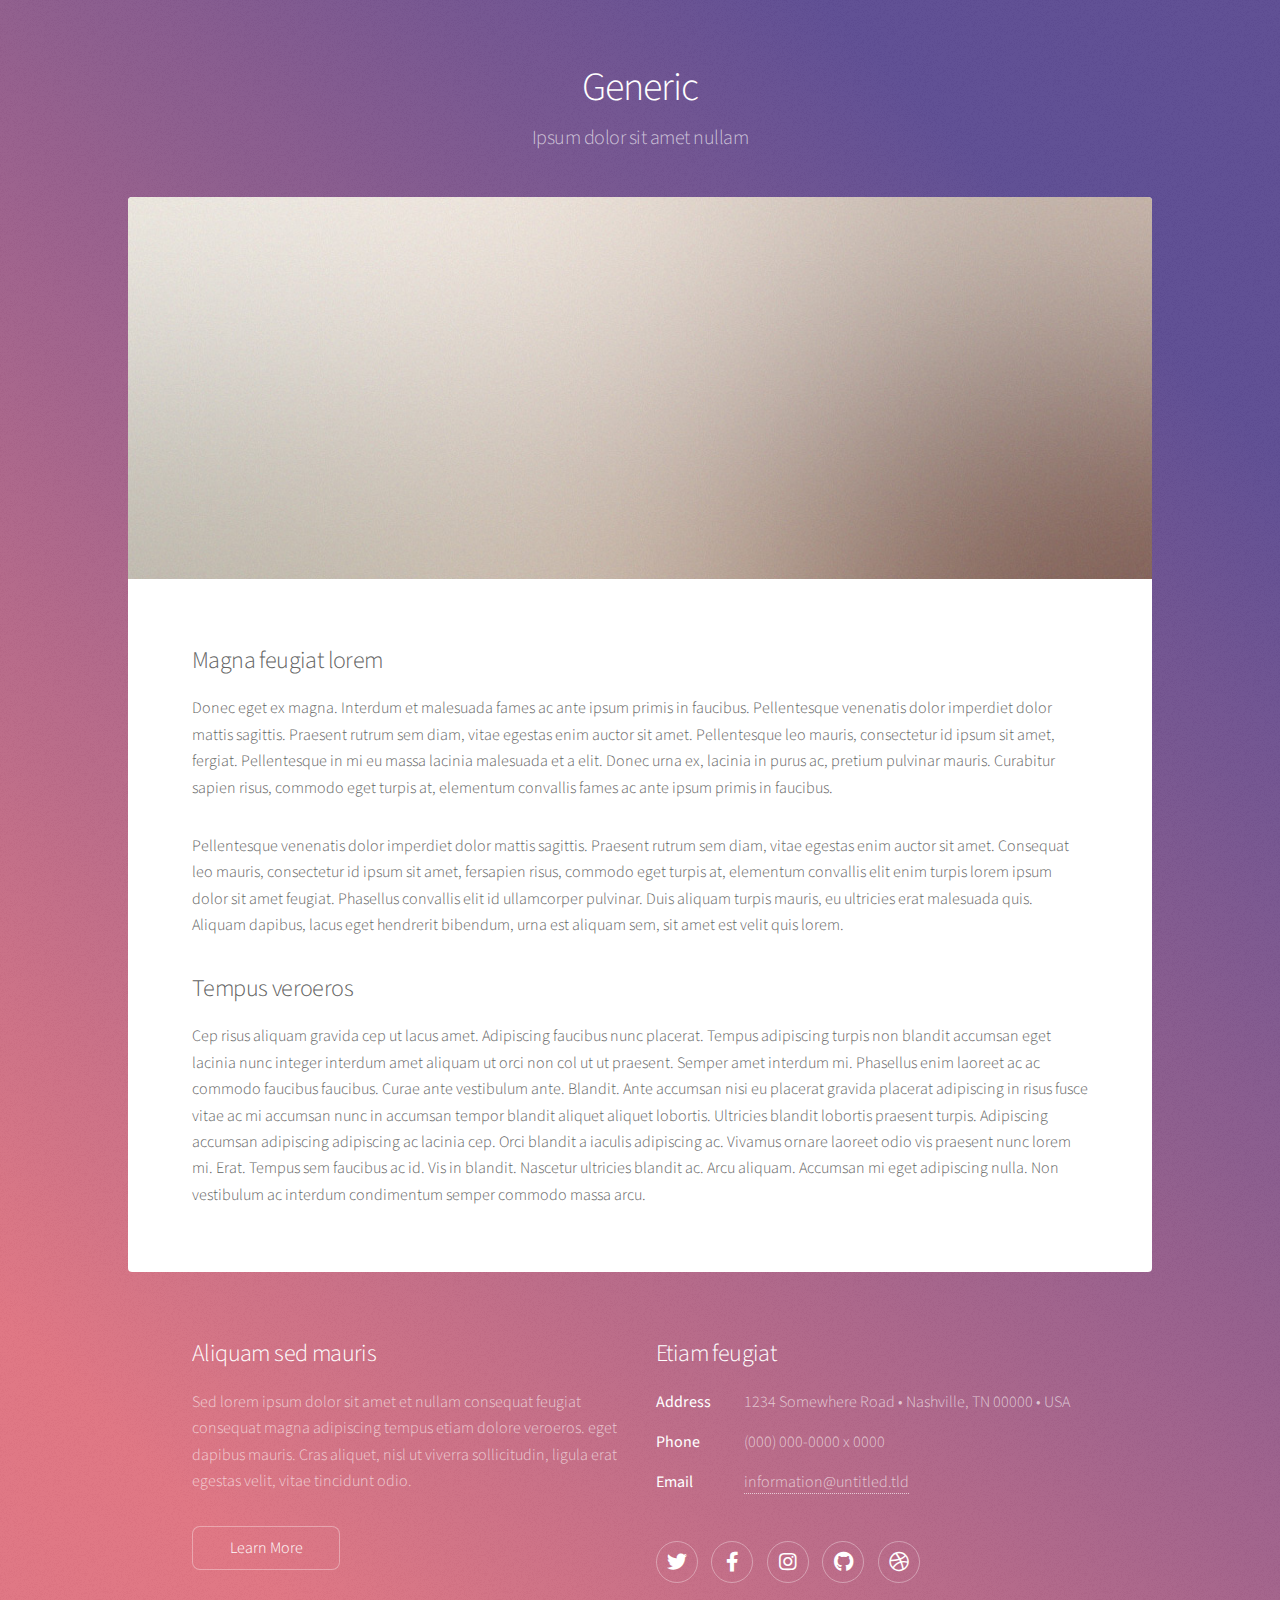
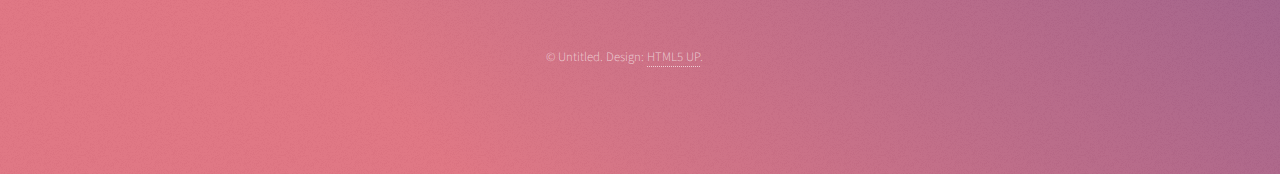
<file: generic.html>
<!DOCTYPE HTML>
<!--
	Stellar by HTML5 UP
	html5up.net | @ajlkn
	Free for personal and commercial use under the CCA 3.0 license (html5up.net/license)
-->
<html>
	<head>
		<title>Generic - Stellar by HTML5 UP</title>
		<meta charset="utf-8" />
		<meta name="viewport" content="width=device-width, initial-scale=1, user-scalable=no" />
		<link rel="stylesheet" href="assets/css/main.css" />
		<noscript><link rel="stylesheet" href="assets/css/noscript.css" /></noscript>
	</head>
	<body class="is-preload">

		<!-- Wrapper -->
			<div id="wrapper">

				<!-- Header -->
					<header id="header">
						<h1>Generic</h1>
						<p>Ipsum dolor sit amet nullam</p>
					</header>

				<!-- Main -->
					<div id="main">

						<!-- Content -->
							<section id="content" class="main">
								<span class="image main"><img src="images/pic04.jpg" alt="" /></span>
								<h2>Magna feugiat lorem</h2>
								<p>Donec eget ex magna. Interdum et malesuada fames ac ante ipsum primis in faucibus. Pellentesque venenatis dolor imperdiet dolor mattis sagittis. Praesent rutrum sem diam, vitae egestas enim auctor sit amet. Pellentesque leo mauris, consectetur id ipsum sit amet, fergiat. Pellentesque in mi eu massa lacinia malesuada et a elit. Donec urna ex, lacinia in purus ac, pretium pulvinar mauris. Curabitur sapien risus, commodo eget turpis at, elementum convallis fames ac ante ipsum primis in faucibus.</p>
								<p>Pellentesque venenatis dolor imperdiet dolor mattis sagittis. Praesent rutrum sem diam, vitae egestas enim auctor sit amet. Consequat leo mauris, consectetur id ipsum sit amet, fersapien risus, commodo eget turpis at, elementum convallis elit enim turpis lorem ipsum dolor sit amet feugiat. Phasellus convallis elit id ullamcorper pulvinar. Duis aliquam turpis mauris, eu ultricies erat malesuada quis. Aliquam dapibus, lacus eget hendrerit bibendum, urna est aliquam sem, sit amet est velit quis lorem.</p>
								<h2>Tempus veroeros</h2>
								<p>Cep risus aliquam gravida cep ut lacus amet. Adipiscing faucibus nunc placerat. Tempus adipiscing turpis non blandit accumsan eget lacinia nunc integer interdum amet aliquam ut orci non col ut ut praesent. Semper amet interdum mi. Phasellus enim laoreet ac ac commodo faucibus faucibus. Curae ante vestibulum ante. Blandit. Ante accumsan nisi eu placerat gravida placerat adipiscing in risus fusce vitae ac mi accumsan nunc in accumsan tempor blandit aliquet aliquet lobortis. Ultricies blandit lobortis praesent turpis. Adipiscing accumsan adipiscing adipiscing ac lacinia cep. Orci blandit a iaculis adipiscing ac. Vivamus ornare laoreet odio vis praesent nunc lorem mi. Erat. Tempus sem faucibus ac id. Vis in blandit. Nascetur ultricies blandit ac. Arcu aliquam. Accumsan mi eget adipiscing nulla. Non vestibulum ac interdum condimentum semper commodo massa arcu.</p>
							</section>

					</div>

				<!-- Footer -->
					<footer id="footer">
						<section>
							<h2>Aliquam sed mauris</h2>
							<p>Sed lorem ipsum dolor sit amet et nullam consequat feugiat consequat magna adipiscing tempus etiam dolore veroeros. eget dapibus mauris. Cras aliquet, nisl ut viverra sollicitudin, ligula erat egestas velit, vitae tincidunt odio.</p>
							<ul class="actions">
								<li><a href="#" class="button">Learn More</a></li>
							</ul>
						</section>
						<section>
							<h2>Etiam feugiat</h2>
							<dl class="alt">
								<dt>Address</dt>
								<dd>1234 Somewhere Road &bull; Nashville, TN 00000 &bull; USA</dd>
								<dt>Phone</dt>
								<dd>(000) 000-0000 x 0000</dd>
								<dt>Email</dt>
								<dd><a href="#">information@untitled.tld</a></dd>
							</dl>
							<ul class="icons">
								<li><a href="#" class="icon brands fa-twitter alt"><span class="label">Twitter</span></a></li>
								<li><a href="#" class="icon brands fa-facebook-f alt"><span class="label">Facebook</span></a></li>
								<li><a href="#" class="icon brands fa-instagram alt"><span class="label">Instagram</span></a></li>
								<li><a href="#" class="icon brands fa-github alt"><span class="label">GitHub</span></a></li>
								<li><a href="#" class="icon brands fa-dribbble alt"><span class="label">Dribbble</span></a></li>
							</ul>
						</section>
						<p class="copyright">&copy; Untitled. Design: <a href="https://html5up.net">HTML5 UP</a>.</p>
					</footer>

			</div>

		<!-- Scripts -->
			<script src="assets/js/jquery.min.js"></script>
			<script src="assets/js/jquery.scrollex.min.js"></script>
			<script src="assets/js/jquery.scrolly.min.js"></script>
			<script src="assets/js/browser.min.js"></script>
			<script src="assets/js/breakpoints.min.js"></script>
			<script src="assets/js/util.js"></script>
			<script src="assets/js/main.js"></script>

	</body>
</html>
</file>
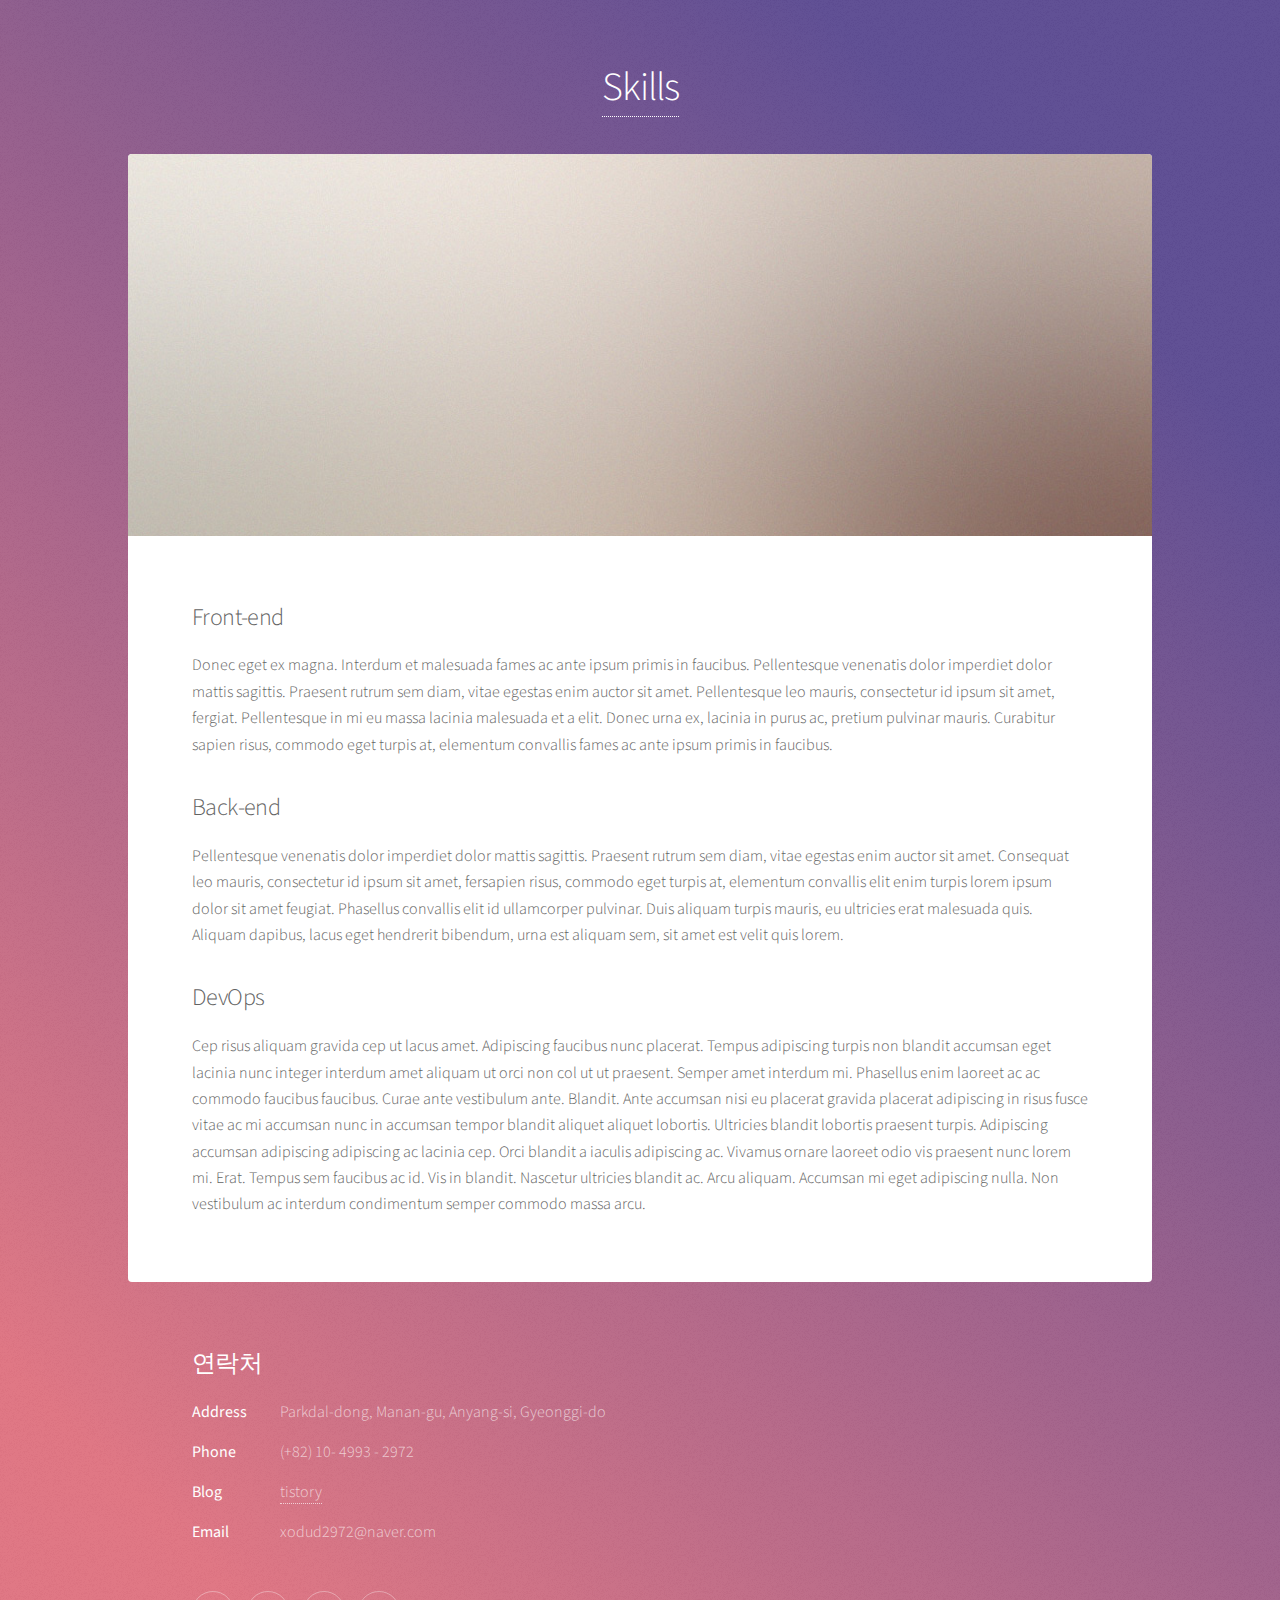
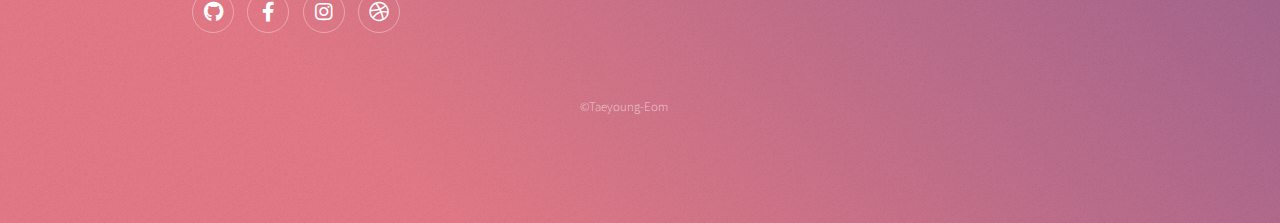
<file: skills.html>
<!DOCTYPE HTML>
<!--
	Stellar by HTML5 UP
	html5up.net | @ajlkn
	Free for personal and commercial use under the CCA 3.0 license (html5up.net/license)
-->
<html>
	<head>
		<title>Skills</title>
		<meta charset="utf-8" />
		<meta name="viewport" content="width=device-width, initial-scale=1, user-scalable=no" />
		<link rel="stylesheet" href="assets/css/main.css" />
		<noscript><link rel="stylesheet" href="assets/css/noscript.css" /></noscript>
	</head>
	<body class="is-preload">

		<!-- Wrapper -->
			<div id="wrapper">

				<!-- Header -->
					<header id="header">
						<h1><a href="index.html">Skills</a></h1>
                        <p></p>
					</header>

				<!-- Main -->
					<div id="main">

						<!-- Content -->
							<section id="content" class="main">
								<span class="image main"><img src="images/pic04.jpg" alt="" /></span>
								<h2>Front-end</h2>
								<p>Donec eget ex magna. Interdum et malesuada fames ac ante ipsum primis in faucibus. Pellentesque venenatis dolor imperdiet dolor mattis sagittis. Praesent rutrum sem diam, vitae egestas enim auctor sit amet. Pellentesque leo mauris, consectetur id ipsum sit amet, fergiat. Pellentesque in mi eu massa lacinia malesuada et a elit. Donec urna ex, lacinia in purus ac, pretium pulvinar mauris. Curabitur sapien risus, commodo eget turpis at, elementum convallis fames ac ante ipsum primis in faucibus.</p>
								<h2>Back-end</h2>
                                <p>Pellentesque venenatis dolor imperdiet dolor mattis sagittis. Praesent rutrum sem diam, vitae egestas enim auctor sit amet. Consequat leo mauris, consectetur id ipsum sit amet, fersapien risus, commodo eget turpis at, elementum convallis elit enim turpis lorem ipsum dolor sit amet feugiat. Phasellus convallis elit id ullamcorper pulvinar. Duis aliquam turpis mauris, eu ultricies erat malesuada quis. Aliquam dapibus, lacus eget hendrerit bibendum, urna est aliquam sem, sit amet est velit quis lorem.</p>
								<h2>DevOps</h2>
								<p>Cep risus aliquam gravida cep ut lacus amet. Adipiscing faucibus nunc placerat. Tempus adipiscing turpis non blandit accumsan eget lacinia nunc integer interdum amet aliquam ut orci non col ut ut praesent. Semper amet interdum mi. Phasellus enim laoreet ac ac commodo faucibus faucibus. Curae ante vestibulum ante. Blandit. Ante accumsan nisi eu placerat gravida placerat adipiscing in risus fusce vitae ac mi accumsan nunc in accumsan tempor blandit aliquet aliquet lobortis. Ultricies blandit lobortis praesent turpis. Adipiscing accumsan adipiscing adipiscing ac lacinia cep. Orci blandit a iaculis adipiscing ac. Vivamus ornare laoreet odio vis praesent nunc lorem mi. Erat. Tempus sem faucibus ac id. Vis in blandit. Nascetur ultricies blandit ac. Arcu aliquam. Accumsan mi eget adipiscing nulla. Non vestibulum ac interdum condimentum semper commodo massa arcu.</p>
							</section>

					</div>

				<!-- Footer -->
					<footer id="footer">
						<section>
							<h2>연락처</h2>
							<dl class="alt">
								<dt>Address</dt>
								<dd>Parkdal-dong, Manan-gu, Anyang-si, Gyeonggi-do</dd>
								<dt>Phone</dt>
								<dd>(+82) 10- 4993 - 2972</dd>
								<dt>Blog</dt>
								<dd><a href="https://xodud2972.tistory.com/">tistory</a></dd>
								<dt>Email</dt>
								<dd>xodud2972@naver.com</dd>
							</dl>
							<ul class="icons">
								<li><a href="https://github.com/Taeyoung-Eom" class="icon brands fa-github alt"><span class="label">GitHub</span></a></li>
								<li><a href="#" class="icon brands fa-facebook-f alt"><span class="label">Facebook</span></a></li>
								<li><a href="https://www.instagram.com/ttaey_y/" class="icon brands fa-instagram alt"><span class="label">Instagram</span></a></li>
								<li><a href="#" class="icon brands fa-dribbble alt"><span class="label">Dribbble</span></a></li>
							</ul>
						</section>
						<p class="copyright">&copy;Taeyoung-Eom</p>
					</footer>

			</div>

		<!-- Scripts -->
			<script src="assets/js/jquery.min.js"></script>
			<script src="assets/js/jquery.scrollex.min.js"></script>
			<script src="assets/js/jquery.scrolly.min.js"></script>
			<script src="assets/js/browser.min.js"></script>
			<script src="assets/js/breakpoints.min.js"></script>
			<script src="assets/js/util.js"></script>
			<script src="assets/js/main.js"></script>

	</body>
</html>
</file>
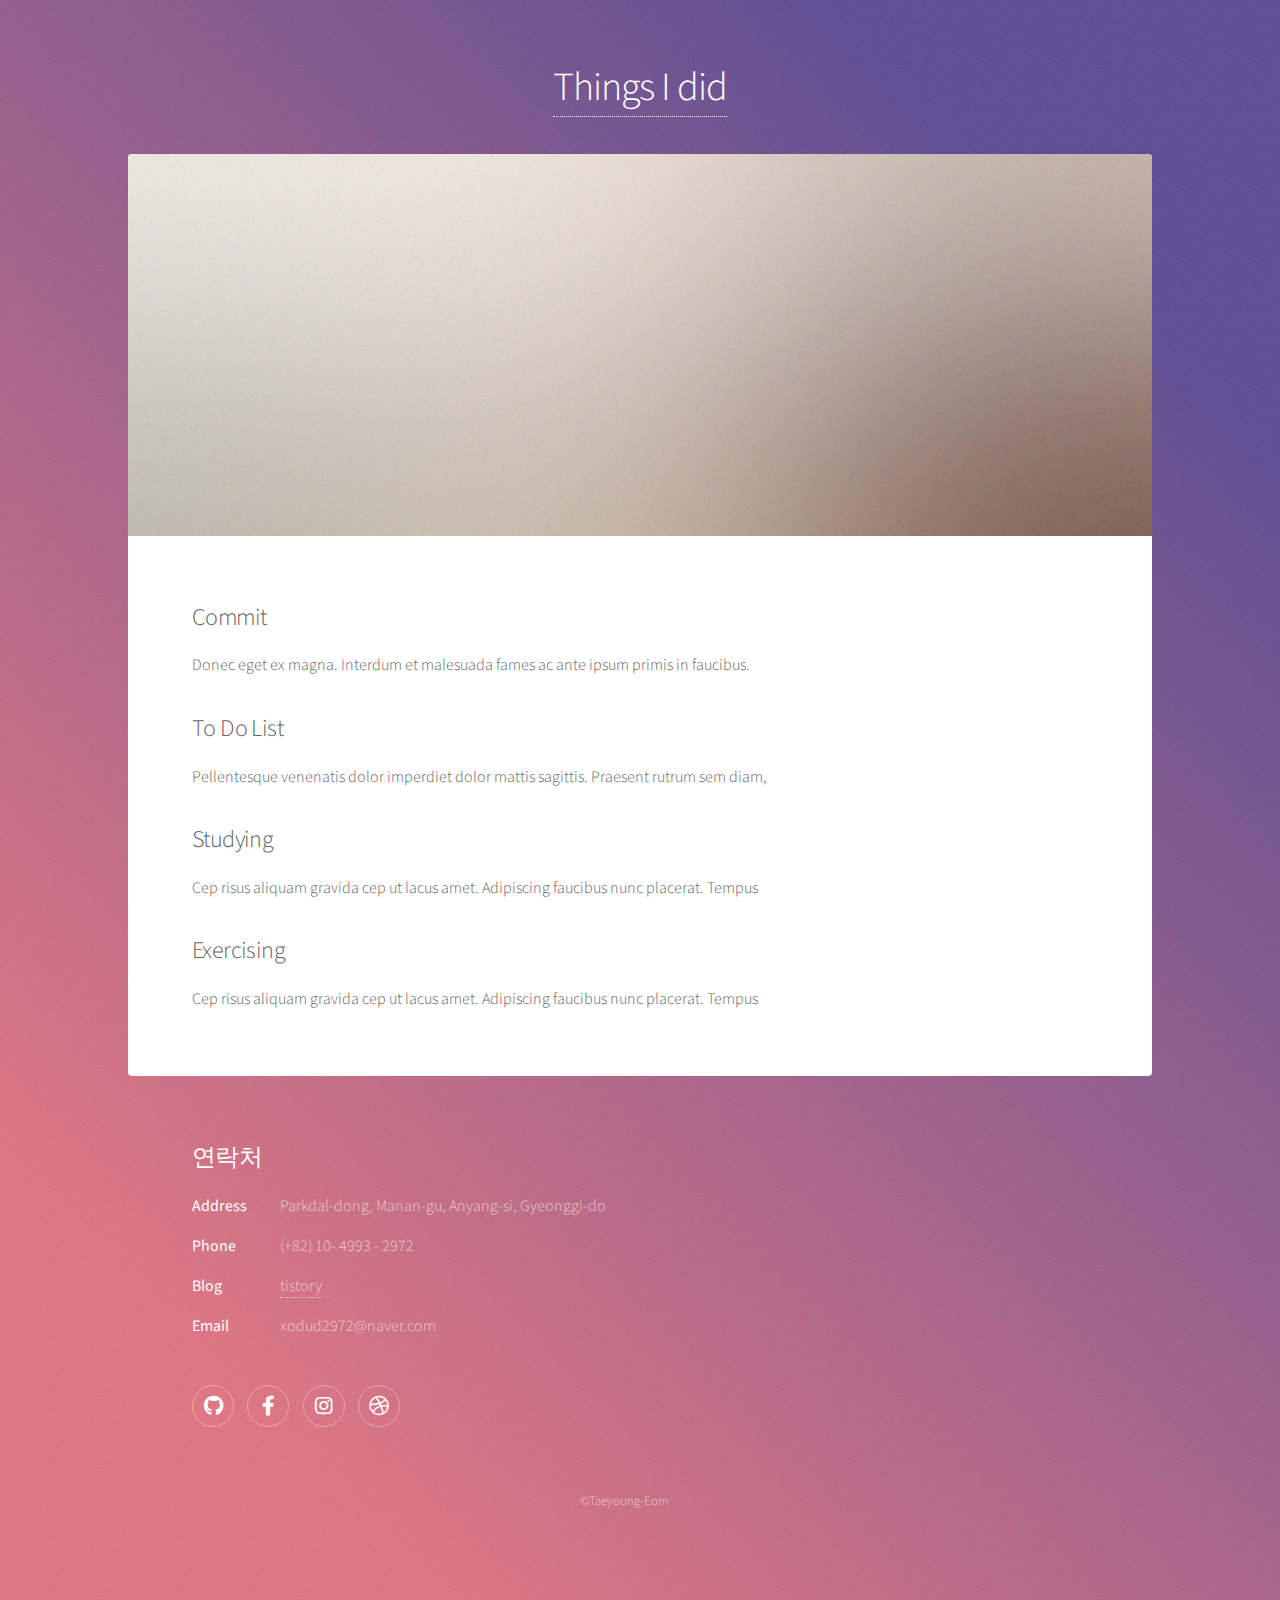
<file: ThinsIdid.html>
<!DOCTYPE HTML>
<!--
	Stellar by HTML5 UP
	html5up.net | @ajlkn
	Free for personal and commercial use under the CCA 3.0 license (html5up.net/license)
-->
<html>
	<head>
		<title>Things I did</title>
		<meta charset="utf-8" />
		<meta name="viewport" content="width=device-width, initial-scale=1, user-scalable=no" />
		<link rel="stylesheet" href="assets/css/main.css" />
		<noscript><link rel="stylesheet" href="assets/css/noscript.css" /></noscript>
	</head>
	<body class="is-preload">

		<!-- Wrapper -->
			<div id="wrapper">

				<!-- Header -->
					<header id="header">
						<h1><a href="index.html">Things I did</a></h1>
                        <p></p>
					</header>

				<!-- Main -->
					<div id="main">

						<!-- Content -->
							<section id="content" class="main">
								<span class="image main"><img src="images/pic04.jpg" alt="" /></span>
								<h2>Commit</h2>
								<p>Donec eget ex magna. Interdum et malesuada fames ac ante ipsum primis in faucibus. </p>
								<h2>To Do List</h2>
                                <p>Pellentesque venenatis dolor imperdiet dolor mattis sagittis. Praesent rutrum sem diam,</p>
								<h2>Studying</h2>
								<p>Cep risus aliquam gravida cep ut lacus amet. Adipiscing faucibus nunc placerat. Tempus </p>
                                <h2>Exercising</h2>
								<p>Cep risus aliquam gravida cep ut lacus amet. Adipiscing faucibus nunc placerat. Tempus </p>
                            </section>

					</div>

				<!-- Footer -->
					<footer id="footer">
						<section>
							<h2>연락처</h2>
							<dl class="alt">
								<dt>Address</dt>
								<dd>Parkdal-dong, Manan-gu, Anyang-si, Gyeonggi-do</dd>
								<dt>Phone</dt>
								<dd>(+82) 10- 4993 - 2972</dd>
								<dt>Blog</dt>
								<dd><a href="https://xodud2972.tistory.com/">tistory</a></dd>
								<dt>Email</dt>
								<dd>xodud2972@naver.com</dd>
							</dl>
							<ul class="icons">
								<li><a href="https://github.com/Taeyoung-Eom" class="icon brands fa-github alt"><span class="label">GitHub</span></a></li>
								<li><a href="#" class="icon brands fa-facebook-f alt"><span class="label">Facebook</span></a></li>
								<li><a href="https://www.instagram.com/ttaey_y/" class="icon brands fa-instagram alt"><span class="label">Instagram</span></a></li>
								<li><a href="#" class="icon brands fa-dribbble alt"><span class="label">Dribbble</span></a></li>
							</ul>
						</section>
						<p class="copyright">&copy;Taeyoung-Eom</p>
					</footer>

			</div>

		<!-- Scripts -->
			<script src="assets/js/jquery.min.js"></script>
			<script src="assets/js/jquery.scrollex.min.js"></script>
			<script src="assets/js/jquery.scrolly.min.js"></script>
			<script src="assets/js/browser.min.js"></script>
			<script src="assets/js/breakpoints.min.js"></script>
			<script src="assets/js/util.js"></script>
			<script src="assets/js/main.js"></script>

	</body>
</html>
</file>
<file: assets/css/noscript.css>
/*
	Stellar by HTML5 UP
	html5up.net | @ajlkn
	Free for personal and commercial use under the CCA 3.0 license (html5up.net/license)
*/

/* Header */

	body.is-preload #header.alt > * {
		opacity: 1;
	}

	body.is-preload #header.alt .logo {
		-moz-transform: none;
		-webkit-transform: none;
		-ms-transform: none;
		transform: none;
	}
</file>
<file: assets/css/main.css>
@import url(fontawesome-all.min.css);
@import 'https://fonts.googleapis.com/css?family=Source+Sans+Pro:300,400';

/*
	Stellar by HTML5 UP
	html5up.net | @ajlkn
	Free for personal and commercial use under the CCA 3.0 license (html5up.net/license)
*/

html, body, div, span, applet, object,
iframe, h1, h2, h3, h4, h5, h6, p, blockquote,
pre, a, abbr, acronym, address, big, cite,
code, del, dfn, em, img, ins, kbd, q, s, samp,
small, strike, strong, sub, sup, tt, var, b,
u, i, center, dl, dt, dd, ol, ul, li, fieldset,
form, label, legend, table, caption, tbody,
tfoot, thead, tr, th, td, article, aside,
canvas, details, embed, figure, figcaption,
footer, header, hgroup, menu, nav, output, ruby,
section, summary, time, mark, audio, video {
	margin: 0;
	padding: 0;
	border: 0;
	font-size: 100%;
	font: inherit;
	vertical-align: baseline;}

article, aside, details, figcaption, figure,
footer, header, hgroup, menu, nav, section {
	display: block;}

body {
	line-height: 1;
}

ol, ul {
	list-style: none;
}

blockquote, q {
	quotes: none;
}

	blockquote:before, blockquote:after, q:before, q:after {
		content: '';
		content: none;
	}

table {
	border-collapse: collapse;
	border-spacing: 0;
}

body {
	-webkit-text-size-adjust: none;
}

mark {
	background-color: transparent;
	color: inherit;
}

input::-moz-focus-inner {
	border: 0;
	padding: 0;
}

input, select, textarea {
	-moz-appearance: none;
	-webkit-appearance: none;
	-ms-appearance: none;
	appearance: none;
}

/* Basic */

	@-ms-viewport {
		width: device-width;
	}

	body {
		-ms-overflow-style: scrollbar;
	}

	@media screen and (max-width: 480px) {

		html, body {
			min-width: 320px;
		}

	}

	html {
		box-sizing: border-box;
	}

	*, *:before, *:after {
		box-sizing: inherit;
	}

	body {
		background-color: #935d8c;
		background-image: url("images/overlay.png"), -moz-linear-gradient(45deg, #e37682 15%, #5f4d93 85%);
		background-image: url("images/overlay.png"), -webkit-linear-gradient(45deg, #e37682 15%, #5f4d93 85%);
		background-image: url("images/overlay.png"), -ms-linear-gradient(45deg, #e37682 15%, #5f4d93 85%);
		background-image: url("images/overlay.png"), linear-gradient(45deg, #e37682 15%, #5f4d93 85%);
	}

		body.is-preload *, body.is-preload *:before, body.is-preload *:after {
			-moz-animation: none !important;
			-webkit-animation: none !important;
			-ms-animation: none !important;
			animation: none !important;
			-moz-transition: none !important;
			-webkit-transition: none !important;
			-ms-transition: none !important;
			transition: none !important;
		}

/* Type */

	body {
		background-color: #935d8c;
		color: rgba(255, 255, 255, 0.65);
	}

	body, input, select, textarea {
		font-family: "Source Sans Pro", Helvetica, sans-serif;
		font-size: 17pt;
		font-weight: 300;
		line-height: 1.65;
	}

		@media screen and (max-width: 1680px) {

			body, input, select, textarea {
				font-size: 14pt;
			}

		}

		@media screen and (max-width: 1280px) {

			body, input, select, textarea {
				font-size: 12pt;
			}

		}

		@media screen and (max-width: 360px) {

			body, input, select, textarea {
				font-size: 11pt;
			}

		}

	a {
		-moz-transition: color 0.2s ease, border-bottom 0.2s ease;
		-webkit-transition: color 0.2s ease, border-bottom 0.2s ease;
		-ms-transition: color 0.2s ease, border-bottom 0.2s ease;
		transition: color 0.2s ease, border-bottom 0.2s ease;
		text-decoration: none;
		border-bottom: dotted 1px;
		color: inherit;
	}

		a:hover {
			border-bottom-color: transparent;
		}

	strong, b {
		font-weight: 400;
	}

	em, i {
		font-style: italic;
	}

	p {
		margin: 0 0 2em 0;
	}

		p.content {
			-moz-columns: 20em 2;
			-webkit-columns: 20em 2;
			-ms-columns: 20em 2;
			columns: 20em 2;
			-moz-column-gap: 2em;
			-webkit-column-gap: 2em;
			-ms-column-gap: 2em;
			column-gap: 2em;
			text-align: justify;
		}

	h1, h2, h3, h4, h5, h6 {
		font-weight: 300;
		line-height: 1.5;
		margin: 0 0 0.7em 0;
		letter-spacing: -0.025em;
	}

		h1 a, h2 a, h3 a, h4 a, h5 a, h6 a {
			color: inherit;
			text-decoration: none;
		}

	h1 {
		font-size: 2.5em;
		line-height: 1.2;
	}

	h2 {
		font-size: 1.5em;
	}

	h3 {
		font-size: 1.25em;
	}

	h4 {
		font-size: 1.1em;
	}

	h5 {
		font-size: 0.9em;
	}

	h6 {
		font-size: 0.7em;
	}

	@media screen and (max-width: 736px) {

		h1 {
			font-size: 2em;
		}

	}

	sub {
		font-size: 0.8em;
		position: relative;
		top: 0.5em;
	}

	sup {
		font-size: 0.8em;
		position: relative;
		top: -0.5em;
	}

	blockquote {
		border-left: solid 4px;
		font-style: italic;
		margin: 0 0 2em 0;
		padding: 0.5em 0 0.5em 2em;
	}

	code {
		border-radius: 8px;
		border: solid 1px;
		font-family: "Courier New", monospace;
		font-size: 0.9em;
		margin: 0 0.25em;
		padding: 0.25em 0.65em;
	}

	pre {
		-webkit-overflow-scrolling: touch;
		font-family: "Courier New", monospace;
		font-size: 0.9em;
		margin: 0 0 2em 0;
	}

		pre code {
			display: block;
			line-height: 1.75;
			padding: 1em 1.5em;
			overflow-x: auto;
		}

	hr {
		border: 0;
		border-bottom: solid 1px;
		margin: 2em 0;
	}

		hr.major {
			margin: 3em 0;
		}

	.align-left {
		text-align: left;
	}

	.align-center {
		text-align: center;
	}

	.align-right {
		text-align: right;
	}

	input, select, textarea {
		color: #ffffff;
	}

	a:hover {
		color: #ffffff;
	}

	strong, b {
		color: #ffffff;
	}

	h1, h2, h3, h4, h5, h6 {
		color: #ffffff;
	}

	blockquote {
		border-left-color: rgba(255, 255, 255, 0.35);
	}

	code {
		background: rgba(255, 255, 255, 0.075);
		border-color: rgba(255, 255, 255, 0.35);
	}

	hr {
		border-bottom-color: rgba(255, 255, 255, 0.35);
	}

/* Row */

	.row {
		display: flex;
		flex-wrap: wrap;
		box-sizing: border-box;
		align-items: stretch;
	}

		.row > * {
			box-sizing: border-box;
		}

		.row.gtr-uniform > * > :last-child {
			margin-bottom: 0;
		}

		.row.aln-left {
			justify-content: flex-start;
		}

		.row.aln-center {
			justify-content: center;
		}

		.row.aln-right {
			justify-content: flex-end;
		}

		.row.aln-top {
			align-items: flex-start;
		}

		.row.aln-middle {
			align-items: center;
		}

		.row.aln-bottom {
			align-items: flex-end;
		}

		.row > .imp {
			order: -1;
		}

		.row > .col-1 {
			width: 8.33333%;
		}

		.row > .off-1 {
			margin-left: 8.33333%;
		}

		.row > .col-2 {
			width: 16.66667%;
		}

		.row > .off-2 {
			margin-left: 16.66667%;
		}

		.row > .col-3 {
			width: 25%;
		}

		.row > .off-3 {
			margin-left: 25%;
		}

		.row > .col-4 {
			width: 33.33333%;
		}

		.row > .off-4 {
			margin-left: 33.33333%;
		}

		.row > .col-5 {
			width: 41.66667%;
		}

		.row > .off-5 {
			margin-left: 41.66667%;
		}

		.row > .col-6 {
			width: 50%;
		}

		.row > .off-6 {
			margin-left: 50%;
		}

		.row > .col-7 {
			width: 58.33333%;
		}

		.row > .off-7 {
			margin-left: 58.33333%;
		}

		.row > .col-8 {
			width: 66.66667%;
		}

		.row > .off-8 {
			margin-left: 66.66667%;
		}

		.row > .col-9 {
			width: 75%;
		}

		.row > .off-9 {
			margin-left: 75%;
		}

		.row > .col-10 {
			width: 83.33333%;
		}

		.row > .off-10 {
			margin-left: 83.33333%;
		}

		.row > .col-11 {
			width: 91.66667%;
		}

		.row > .off-11 {
			margin-left: 91.66667%;
		}

		.row > .col-12 {
			width: 100%;
		}

		.row > .off-12 {
			margin-left: 100%;
		}

		.row.gtr-0 {
			margin-top: 0;
			margin-left: 0em;
		}

			.row.gtr-0 > * {
				padding: 0 0 0 0em;
			}

			.row.gtr-0.gtr-uniform {
				margin-top: 0em;
			}

				.row.gtr-0.gtr-uniform > * {
					padding-top: 0em;
				}

		.row.gtr-25 {
			margin-top: 0;
			margin-left: -0.375em;
		}

			.row.gtr-25 > * {
				padding: 0 0 0 0.375em;
			}

			.row.gtr-25.gtr-uniform {
				margin-top: -0.375em;
			}

				.row.gtr-25.gtr-uniform > * {
					padding-top: 0.375em;
				}

		.row.gtr-50 {
			margin-top: 0;
			margin-left: -0.75em;
		}

			.row.gtr-50 > * {
				padding: 0 0 0 0.75em;
			}

			.row.gtr-50.gtr-uniform {
				margin-top: -0.75em;
			}

				.row.gtr-50.gtr-uniform > * {
					padding-top: 0.75em;
				}

		.row {
			margin-top: 0;
			margin-left: -1.5em;
		}

			.row > * {
				padding: 0 0 0 1.5em;
			}

			.row.gtr-uniform {
				margin-top: -1.5em;
			}

				.row.gtr-uniform > * {
					padding-top: 1.5em;
				}

		.row.gtr-150 {
			margin-top: 0;
			margin-left: -2.25em;
		}

			.row.gtr-150 > * {
				padding: 0 0 0 2.25em;
			}

			.row.gtr-150.gtr-uniform {
				margin-top: -2.25em;
			}

				.row.gtr-150.gtr-uniform > * {
					padding-top: 2.25em;
				}

		.row.gtr-200 {
			margin-top: 0;
			margin-left: -3em;
		}

			.row.gtr-200 > * {
				padding: 0 0 0 3em;
			}

			.row.gtr-200.gtr-uniform {
				margin-top: -3em;
			}

				.row.gtr-200.gtr-uniform > * {
					padding-top: 3em;
				}

		@media screen and (max-width: 1680px) {

			.row {
				display: flex;
				flex-wrap: wrap;
				box-sizing: border-box;
				align-items: stretch;
			}

				.row > * {
					box-sizing: border-box;
				}

				.row.gtr-uniform > * > :last-child {
					margin-bottom: 0;
				}

				.row.aln-left {
					justify-content: flex-start;
				}

				.row.aln-center {
					justify-content: center;
				}

				.row.aln-right {
					justify-content: flex-end;
				}

				.row.aln-top {
					align-items: flex-start;
				}

				.row.aln-middle {
					align-items: center;
				}

				.row.aln-bottom {
					align-items: flex-end;
				}

				.row > .imp-xlarge {
					order: -1;
				}

				.row > .col-1-xlarge {
					width: 8.33333%;
				}

				.row > .off-1-xlarge {
					margin-left: 8.33333%;
				}

				.row > .col-2-xlarge {
					width: 16.66667%;
				}

				.row > .off-2-xlarge {
					margin-left: 16.66667%;
				}

				.row > .col-3-xlarge {
					width: 25%;
				}

				.row > .off-3-xlarge {
					margin-left: 25%;
				}

				.row > .col-4-xlarge {
					width: 33.33333%;
				}

				.row > .off-4-xlarge {
					margin-left: 33.33333%;
				}

				.row > .col-5-xlarge {
					width: 41.66667%;
				}

				.row > .off-5-xlarge {
					margin-left: 41.66667%;
				}

				.row > .col-6-xlarge {
					width: 50%;
				}

				.row > .off-6-xlarge {
					margin-left: 50%;
				}

				.row > .col-7-xlarge {
					width: 58.33333%;
				}

				.row > .off-7-xlarge {
					margin-left: 58.33333%;
				}

				.row > .col-8-xlarge {
					width: 66.66667%;
				}

				.row > .off-8-xlarge {
					margin-left: 66.66667%;
				}

				.row > .col-9-xlarge {
					width: 75%;
				}

				.row > .off-9-xlarge {
					margin-left: 75%;
				}

				.row > .col-10-xlarge {
					width: 83.33333%;
				}

				.row > .off-10-xlarge {
					margin-left: 83.33333%;
				}

				.row > .col-11-xlarge {
					width: 91.66667%;
				}

				.row > .off-11-xlarge {
					margin-left: 91.66667%;
				}

				.row > .col-12-xlarge {
					width: 100%;
				}

				.row > .off-12-xlarge {
					margin-left: 100%;
				}

				.row.gtr-0 {
					margin-top: 0;
					margin-left: 0em;
				}

					.row.gtr-0 > * {
						padding: 0 0 0 0em;
					}

					.row.gtr-0.gtr-uniform {
						margin-top: 0em;
					}

						.row.gtr-0.gtr-uniform > * {
							padding-top: 0em;
						}

				.row.gtr-25 {
					margin-top: 0;
					margin-left: -0.375em;
				}

					.row.gtr-25 > * {
						padding: 0 0 0 0.375em;
					}

					.row.gtr-25.gtr-uniform {
						margin-top: -0.375em;
					}

						.row.gtr-25.gtr-uniform > * {
							padding-top: 0.375em;
						}

				.row.gtr-50 {
					margin-top: 0;
					margin-left: -0.75em;
				}

					.row.gtr-50 > * {
						padding: 0 0 0 0.75em;
					}

					.row.gtr-50.gtr-uniform {
						margin-top: -0.75em;
					}

						.row.gtr-50.gtr-uniform > * {
							padding-top: 0.75em;
						}

				.row {
					margin-top: 0;
					margin-left: -1.5em;
				}

					.row > * {
						padding: 0 0 0 1.5em;
					}

					.row.gtr-uniform {
						margin-top: -1.5em;
					}

						.row.gtr-uniform > * {
							padding-top: 1.5em;
						}

				.row.gtr-150 {
					margin-top: 0;
					margin-left: -2.25em;
				}

					.row.gtr-150 > * {
						padding: 0 0 0 2.25em;
					}

					.row.gtr-150.gtr-uniform {
						margin-top: -2.25em;
					}

						.row.gtr-150.gtr-uniform > * {
							padding-top: 2.25em;
						}

				.row.gtr-200 {
					margin-top: 0;
					margin-left: -3em;
				}

					.row.gtr-200 > * {
						padding: 0 0 0 3em;
					}

					.row.gtr-200.gtr-uniform {
						margin-top: -3em;
					}

						.row.gtr-200.gtr-uniform > * {
							padding-top: 3em;
						}

		}

		@media screen and (max-width: 1280px) {

			.row {
				display: flex;
				flex-wrap: wrap;
				box-sizing: border-box;
				align-items: stretch;
			}

				.row > * {
					box-sizing: border-box;
				}

				.row.gtr-uniform > * > :last-child {
					margin-bottom: 0;
				}

				.row.aln-left {
					justify-content: flex-start;
				}

				.row.aln-center {
					justify-content: center;
				}

				.row.aln-right {
					justify-content: flex-end;
				}

				.row.aln-top {
					align-items: flex-start;
				}

				.row.aln-middle {
					align-items: center;
				}

				.row.aln-bottom {
					align-items: flex-end;
				}

				.row > .imp-large {
					order: -1;
				}

				.row > .col-1-large {
					width: 8.33333%;
				}

				.row > .off-1-large {
					margin-left: 8.33333%;
				}

				.row > .col-2-large {
					width: 16.66667%;
				}

				.row > .off-2-large {
					margin-left: 16.66667%;
				}

				.row > .col-3-large {
					width: 25%;
				}

				.row > .off-3-large {
					margin-left: 25%;
				}

				.row > .col-4-large {
					width: 33.33333%;
				}

				.row > .off-4-large {
					margin-left: 33.33333%;
				}

				.row > .col-5-large {
					width: 41.66667%;
				}

				.row > .off-5-large {
					margin-left: 41.66667%;
				}

				.row > .col-6-large {
					width: 50%;
				}

				.row > .off-6-large {
					margin-left: 50%;
				}

				.row > .col-7-large {
					width: 58.33333%;
				}

				.row > .off-7-large {
					margin-left: 58.33333%;
				}

				.row > .col-8-large {
					width: 66.66667%;
				}

				.row > .off-8-large {
					margin-left: 66.66667%;
				}

				.row > .col-9-large {
					width: 75%;
				}

				.row > .off-9-large {
					margin-left: 75%;
				}

				.row > .col-10-large {
					width: 83.33333%;
				}

				.row > .off-10-large {
					margin-left: 83.33333%;
				}

				.row > .col-11-large {
					width: 91.66667%;
				}

				.row > .off-11-large {
					margin-left: 91.66667%;
				}

				.row > .col-12-large {
					width: 100%;
				}

				.row > .off-12-large {
					margin-left: 100%;
				}

				.row.gtr-0 {
					margin-top: 0;
					margin-left: 0em;
				}

					.row.gtr-0 > * {
						padding: 0 0 0 0em;
					}

					.row.gtr-0.gtr-uniform {
						margin-top: 0em;
					}

						.row.gtr-0.gtr-uniform > * {
							padding-top: 0em;
						}

				.row.gtr-25 {
					margin-top: 0;
					margin-left: -0.375em;
				}

					.row.gtr-25 > * {
						padding: 0 0 0 0.375em;
					}

					.row.gtr-25.gtr-uniform {
						margin-top: -0.375em;
					}

						.row.gtr-25.gtr-uniform > * {
							padding-top: 0.375em;
						}

				.row.gtr-50 {
					margin-top: 0;
					margin-left: -0.75em;
				}

					.row.gtr-50 > * {
						padding: 0 0 0 0.75em;
					}

					.row.gtr-50.gtr-uniform {
						margin-top: -0.75em;
					}

						.row.gtr-50.gtr-uniform > * {
							padding-top: 0.75em;
						}

				.row {
					margin-top: 0;
					margin-left: -1.5em;
				}

					.row > * {
						padding: 0 0 0 1.5em;
					}

					.row.gtr-uniform {
						margin-top: -1.5em;
					}

						.row.gtr-uniform > * {
							padding-top: 1.5em;
						}

				.row.gtr-150 {
					margin-top: 0;
					margin-left: -2.25em;
				}

					.row.gtr-150 > * {
						padding: 0 0 0 2.25em;
					}

					.row.gtr-150.gtr-uniform {
						margin-top: -2.25em;
					}

						.row.gtr-150.gtr-uniform > * {
							padding-top: 2.25em;
						}

				.row.gtr-200 {
					margin-top: 0;
					margin-left: -3em;
				}

					.row.gtr-200 > * {
						padding: 0 0 0 3em;
					}

					.row.gtr-200.gtr-uniform {
						margin-top: -3em;
					}

						.row.gtr-200.gtr-uniform > * {
							padding-top: 3em;
						}

		}

		@media screen and (max-width: 980px) {

			.row {
				display: flex;
				flex-wrap: wrap;
				box-sizing: border-box;
				align-items: stretch;
			}

				.row > * {
					box-sizing: border-box;
				}

				.row.gtr-uniform > * > :last-child {
					margin-bottom: 0;
				}

				.row.aln-left {
					justify-content: flex-start;
				}

				.row.aln-center {
					justify-content: center;
				}

				.row.aln-right {
					justify-content: flex-end;
				}

				.row.aln-top {
					align-items: flex-start;
				}

				.row.aln-middle {
					align-items: center;
				}

				.row.aln-bottom {
					align-items: flex-end;
				}

				.row > .imp-medium {
					order: -1;
				}

				.row > .col-1-medium {
					width: 8.33333%;
				}

				.row > .off-1-medium {
					margin-left: 8.33333%;
				}

				.row > .col-2-medium {
					width: 16.66667%;
				}

				.row > .off-2-medium {
					margin-left: 16.66667%;
				}

				.row > .col-3-medium {
					width: 25%;
				}

				.row > .off-3-medium {
					margin-left: 25%;
				}

				.row > .col-4-medium {
					width: 33.33333%;
				}

				.row > .off-4-medium {
					margin-left: 33.33333%;
				}

				.row > .col-5-medium {
					width: 41.66667%;
				}

				.row > .off-5-medium {
					margin-left: 41.66667%;
				}

				.row > .col-6-medium {
					width: 50%;
				}

				.row > .off-6-medium {
					margin-left: 50%;
				}

				.row > .col-7-medium {
					width: 58.33333%;
				}

				.row > .off-7-medium {
					margin-left: 58.33333%;
				}

				.row > .col-8-medium {
					width: 66.66667%;
				}

				.row > .off-8-medium {
					margin-left: 66.66667%;
				}

				.row > .col-9-medium {
					width: 75%;
				}

				.row > .off-9-medium {
					margin-left: 75%;
				}

				.row > .col-10-medium {
					width: 83.33333%;
				}

				.row > .off-10-medium {
					margin-left: 83.33333%;
				}

				.row > .col-11-medium {
					width: 91.66667%;
				}

				.row > .off-11-medium {
					margin-left: 91.66667%;
				}

				.row > .col-12-medium {
					width: 100%;
				}

				.row > .off-12-medium {
					margin-left: 100%;
				}

				.row.gtr-0 {
					margin-top: 0;
					margin-left: 0em;
				}

					.row.gtr-0 > * {
						padding: 0 0 0 0em;
					}

					.row.gtr-0.gtr-uniform {
						margin-top: 0em;
					}

						.row.gtr-0.gtr-uniform > * {
							padding-top: 0em;
						}

				.row.gtr-25 {
					margin-top: 0;
					margin-left: -0.375em;
				}

					.row.gtr-25 > * {
						padding: 0 0 0 0.375em;
					}

					.row.gtr-25.gtr-uniform {
						margin-top: -0.375em;
					}

						.row.gtr-25.gtr-uniform > * {
							padding-top: 0.375em;
						}

				.row.gtr-50 {
					margin-top: 0;
					margin-left: -0.75em;
				}

					.row.gtr-50 > * {
						padding: 0 0 0 0.75em;
					}

					.row.gtr-50.gtr-uniform {
						margin-top: -0.75em;
					}

						.row.gtr-50.gtr-uniform > * {
							padding-top: 0.75em;
						}

				.row {
					margin-top: 0;
					margin-left: -1.5em;
				}

					.row > * {
						padding: 0 0 0 1.5em;
					}

					.row.gtr-uniform {
						margin-top: -1.5em;
					}

						.row.gtr-uniform > * {
							padding-top: 1.5em;
						}

				.row.gtr-150 {
					margin-top: 0;
					margin-left: -2.25em;
				}

					.row.gtr-150 > * {
						padding: 0 0 0 2.25em;
					}

					.row.gtr-150.gtr-uniform {
						margin-top: -2.25em;
					}

						.row.gtr-150.gtr-uniform > * {
							padding-top: 2.25em;
						}

				.row.gtr-200 {
					margin-top: 0;
					margin-left: -3em;
				}

					.row.gtr-200 > * {
						padding: 0 0 0 3em;
					}

					.row.gtr-200.gtr-uniform {
						margin-top: -3em;
					}

						.row.gtr-200.gtr-uniform > * {
							padding-top: 3em;
						}

		}

		@media screen and (max-width: 736px) {

			.row {
				display: flex;
				flex-wrap: wrap;
				box-sizing: border-box;
				align-items: stretch;
			}

				.row > * {
					box-sizing: border-box;
				}

				.row.gtr-uniform > * > :last-child {
					margin-bottom: 0;
				}

				.row.aln-left {
					justify-content: flex-start;
				}

				.row.aln-center {
					justify-content: center;
				}

				.row.aln-right {
					justify-content: flex-end;
				}

				.row.aln-top {
					align-items: flex-start;
				}

				.row.aln-middle {
					align-items: center;
				}

				.row.aln-bottom {
					align-items: flex-end;
				}

				.row > .imp-small {
					order: -1;
				}

				.row > .col-1-small {
					width: 8.33333%;
				}

				.row > .off-1-small {
					margin-left: 8.33333%;
				}

				.row > .col-2-small {
					width: 16.66667%;
				}

				.row > .off-2-small {
					margin-left: 16.66667%;
				}

				.row > .col-3-small {
					width: 25%;
				}

				.row > .off-3-small {
					margin-left: 25%;
				}

				.row > .col-4-small {
					width: 33.33333%;
				}

				.row > .off-4-small {
					margin-left: 33.33333%;
				}

				.row > .col-5-small {
					width: 41.66667%;
				}

				.row > .off-5-small {
					margin-left: 41.66667%;
				}

				.row > .col-6-small {
					width: 50%;
				}

				.row > .off-6-small {
					margin-left: 50%;
				}

				.row > .col-7-small {
					width: 58.33333%;
				}

				.row > .off-7-small {
					margin-left: 58.33333%;
				}

				.row > .col-8-small {
					width: 66.66667%;
				}

				.row > .off-8-small {
					margin-left: 66.66667%;
				}

				.row > .col-9-small {
					width: 75%;
				}

				.row > .off-9-small {
					margin-left: 75%;
				}

				.row > .col-10-small {
					width: 83.33333%;
				}

				.row > .off-10-small {
					margin-left: 83.33333%;
				}

				.row > .col-11-small {
					width: 91.66667%;
				}

				.row > .off-11-small {
					margin-left: 91.66667%;
				}

				.row > .col-12-small {
					width: 100%;
				}

				.row > .off-12-small {
					margin-left: 100%;
				}

				.row.gtr-0 {
					margin-top: 0;
					margin-left: 0em;
				}

					.row.gtr-0 > * {
						padding: 0 0 0 0em;
					}

					.row.gtr-0.gtr-uniform {
						margin-top: 0em;
					}

						.row.gtr-0.gtr-uniform > * {
							padding-top: 0em;
						}

				.row.gtr-25 {
					margin-top: 0;
					margin-left: -0.25em;
				}

					.row.gtr-25 > * {
						padding: 0 0 0 0.25em;
					}

					.row.gtr-25.gtr-uniform {
						margin-top: -0.25em;
					}

						.row.gtr-25.gtr-uniform > * {
							padding-top: 0.25em;
						}

				.row.gtr-50 {
					margin-top: 0;
					margin-left: -0.5em;
				}

					.row.gtr-50 > * {
						padding: 0 0 0 0.5em;
					}

					.row.gtr-50.gtr-uniform {
						margin-top: -0.5em;
					}

						.row.gtr-50.gtr-uniform > * {
							padding-top: 0.5em;
						}

				.row {
					margin-top: 0;
					margin-left: -1em;
				}

					.row > * {
						padding: 0 0 0 1em;
					}

					.row.gtr-uniform {
						margin-top: -1em;
					}

						.row.gtr-uniform > * {
							padding-top: 1em;
						}

				.row.gtr-150 {
					margin-top: 0;
					margin-left: -1.5em;
				}

					.row.gtr-150 > * {
						padding: 0 0 0 1.5em;
					}

					.row.gtr-150.gtr-uniform {
						margin-top: -1.5em;
					}

						.row.gtr-150.gtr-uniform > * {
							padding-top: 1.5em;
						}

				.row.gtr-200 {
					margin-top: 0;
					margin-left: -2em;
				}

					.row.gtr-200 > * {
						padding: 0 0 0 2em;
					}

					.row.gtr-200.gtr-uniform {
						margin-top: -2em;
					}

						.row.gtr-200.gtr-uniform > * {
							padding-top: 2em;
						}

		}

		@media screen and (max-width: 480px) {

			.row {
				display: flex;
				flex-wrap: wrap;
				box-sizing: border-box;
				align-items: stretch;
			}

				.row > * {
					box-sizing: border-box;
				}

				.row.gtr-uniform > * > :last-child {
					margin-bottom: 0;
				}

				.row.aln-left {
					justify-content: flex-start;
				}

				.row.aln-center {
					justify-content: center;
				}

				.row.aln-right {
					justify-content: flex-end;
				}

				.row.aln-top {
					align-items: flex-start;
				}

				.row.aln-middle {
					align-items: center;
				}

				.row.aln-bottom {
					align-items: flex-end;
				}

				.row > .imp-xsmall {
					order: -1;
				}

				.row > .col-1-xsmall {
					width: 8.33333%;
				}

				.row > .off-1-xsmall {
					margin-left: 8.33333%;
				}

				.row > .col-2-xsmall {
					width: 16.66667%;
				}

				.row > .off-2-xsmall {
					margin-left: 16.66667%;
				}

				.row > .col-3-xsmall {
					width: 25%;
				}

				.row > .off-3-xsmall {
					margin-left: 25%;
				}

				.row > .col-4-xsmall {
					width: 33.33333%;
				}

				.row > .off-4-xsmall {
					margin-left: 33.33333%;
				}

				.row > .col-5-xsmall {
					width: 41.66667%;
				}

				.row > .off-5-xsmall {
					margin-left: 41.66667%;
				}

				.row > .col-6-xsmall {
					width: 50%;
				}

				.row > .off-6-xsmall {
					margin-left: 50%;
				}

				.row > .col-7-xsmall {
					width: 58.33333%;
				}

				.row > .off-7-xsmall {
					margin-left: 58.33333%;
				}

				.row > .col-8-xsmall {
					width: 66.66667%;
				}

				.row > .off-8-xsmall {
					margin-left: 66.66667%;
				}

				.row > .col-9-xsmall {
					width: 75%;
				}

				.row > .off-9-xsmall {
					margin-left: 75%;
				}

				.row > .col-10-xsmall {
					width: 83.33333%;
				}

				.row > .off-10-xsmall {
					margin-left: 83.33333%;
				}

				.row > .col-11-xsmall {
					width: 91.66667%;
				}

				.row > .off-11-xsmall {
					margin-left: 91.66667%;
				}

				.row > .col-12-xsmall {
					width: 100%;
				}

				.row > .off-12-xsmall {
					margin-left: 100%;
				}

				.row.gtr-0 {
					margin-top: 0;
					margin-left: 0em;
				}

					.row.gtr-0 > * {
						padding: 0 0 0 0em;
					}

					.row.gtr-0.gtr-uniform {
						margin-top: 0em;
					}

						.row.gtr-0.gtr-uniform > * {
							padding-top: 0em;
						}

				.row.gtr-25 {
					margin-top: 0;
					margin-left: -0.3125em;
				}

					.row.gtr-25 > * {
						padding: 0 0 0 0.3125em;
					}

					.row.gtr-25.gtr-uniform {
						margin-top: -0.3125em;
					}

						.row.gtr-25.gtr-uniform > * {
							padding-top: 0.3125em;
						}

				.row.gtr-50 {
					margin-top: 0;
					margin-left: -0.625em;
				}

					.row.gtr-50 > * {
						padding: 0 0 0 0.625em;
					}

					.row.gtr-50.gtr-uniform {
						margin-top: -0.625em;
					}

						.row.gtr-50.gtr-uniform > * {
							padding-top: 0.625em;
						}

				.row {
					margin-top: 0;
					margin-left: -1.25em;
				}

					.row > * {
						padding: 0 0 0 1.25em;
					}

					.row.gtr-uniform {
						margin-top: -1.25em;
					}

						.row.gtr-uniform > * {
							padding-top: 1.25em;
						}

				.row.gtr-150 {
					margin-top: 0;
					margin-left: -1.875em;
				}

					.row.gtr-150 > * {
						padding: 0 0 0 1.875em;
					}

					.row.gtr-150.gtr-uniform {
						margin-top: -1.875em;
					}

						.row.gtr-150.gtr-uniform > * {
							padding-top: 1.875em;
						}

				.row.gtr-200 {
					margin-top: 0;
					margin-left: -2.5em;
				}

					.row.gtr-200 > * {
						padding: 0 0 0 2.5em;
					}

					.row.gtr-200.gtr-uniform {
						margin-top: -2.5em;
					}

						.row.gtr-200.gtr-uniform > * {
							padding-top: 2.5em;
						}

		}

/* Box */

	.box {
		border-radius: 8px;
		border: solid;
		margin-bottom: 2em;
		padding: 1.5em;
	}

		.box > :last-child,
		.box > :last-child > :last-child,
		.box > :last-child > :last-child > :last-child {
			margin-bottom: 0;
		}

		.box.alt {
			border: 0;
			border-radius: 0;
			padding: 0;
		}

	.box {
		border-color: rgba(255, 255, 255, 0.35);
	}

/* Button */

	input[type="submit"],
	input[type="reset"],
	input[type="button"],
	button,
	.button {
		-moz-appearance: none;
		-webkit-appearance: none;
		-ms-appearance: none;
		appearance: none;
		-moz-transition: background-color 0.2s ease-in-out, color 0.2s ease-in-out;
		-webkit-transition: background-color 0.2s ease-in-out, color 0.2s ease-in-out;
		-ms-transition: background-color 0.2s ease-in-out, color 0.2s ease-in-out;
		transition: background-color 0.2s ease-in-out, color 0.2s ease-in-out;
		border-radius: 8px;
		border: 0;
		cursor: pointer;
		display: inline-block;
		font-weight: 300;
		height: 2.75em;
		line-height: 2.75em;
		min-width: 9.25em;
		padding: 0 1.5em;
		text-align: center;
		text-decoration: none;
		white-space: nowrap;
	}

		input[type="submit"].icon,
		input[type="reset"].icon,
		input[type="button"].icon,
		button.icon,
		.button.icon {
			padding-left: 1.35em;
		}

			input[type="submit"].icon:before,
			input[type="reset"].icon:before,
			input[type="button"].icon:before,
			button.icon:before,
			.button.icon:before {
				margin-right: 0.5em;
			}

		input[type="submit"].fit,
		input[type="reset"].fit,
		input[type="button"].fit,
		button.fit,
		.button.fit {
			width: 100%;
		}

		input[type="submit"].small,
		input[type="reset"].small,
		input[type="button"].small,
		button.small,
		.button.small {
			font-size: 0.8em;
		}

		input[type="submit"].large,
		input[type="reset"].large,
		input[type="button"].large,
		button.large,
		.button.large {
			font-size: 1.35em;
		}

		input[type="submit"].disabled, input[type="submit"]:disabled,
		input[type="reset"].disabled,
		input[type="reset"]:disabled,
		input[type="button"].disabled,
		input[type="button"]:disabled,
		button.disabled,
		button:disabled,
		.button.disabled,
		.button:disabled {
			pointer-events: none;
			opacity: 0.25;
		}

		@media screen and (max-width: 736px) {

			input[type="submit"],
			input[type="reset"],
			input[type="button"],
			button,
			.button {
				min-width: 0;
			}

		}

	input[type="submit"],
	input[type="reset"],
	input[type="button"],
	button,
	.button {
		background-color: transparent;
		box-shadow: inset 0 0 0 1px rgba(255, 255, 255, 0.35);
		color: #ffffff !important;
	}

		input[type="submit"]:hover,
		input[type="reset"]:hover,
		input[type="button"]:hover,
		button:hover,
		.button:hover {
			background-color: rgba(255, 255, 255, 0.075);
		}

		input[type="submit"]:active,
		input[type="reset"]:active,
		input[type="button"]:active,
		button:active,
		.button:active {
			background-color: rgba(255, 255, 255, 0.2);
		}

		input[type="submit"].icon:before,
		input[type="reset"].icon:before,
		input[type="button"].icon:before,
		button.icon:before,
		.button.icon:before {
			color: rgba(255, 255, 255, 0.5);
		}

		input[type="submit"].primary,
		input[type="reset"].primary,
		input[type="button"].primary,
		button.primary,
		.button.primary {
			background-color: #8cc9f0;
			color: #ffffff !important;
			box-shadow: none;
		}

			input[type="submit"].primary:hover,
			input[type="reset"].primary:hover,
			input[type="button"].primary:hover,
			button.primary:hover,
			.button.primary:hover {
				background-color: #9acff2;
			}

			input[type="submit"].primary:active,
			input[type="reset"].primary:active,
			input[type="button"].primary:active,
			button.primary:active,
			.button.primary:active {
				background-color: #7ec3ee;
			}

			input[type="submit"].primary.icon:before,
			input[type="reset"].primary.icon:before,
			input[type="button"].primary.icon:before,
			button.primary.icon:before,
			.button.primary.icon:before {
				color: #ffffff !important;
			}

/* Form */

	form {
		margin: 0 0 2em 0;
	}

	label {
		display: block;
		font-size: 0.9em;
		font-weight: 400;
		margin: 0 0 1em 0;
	}

	input[type="text"],
	input[type="password"],
	input[type="email"],
	select,
	textarea {
		-moz-appearance: none;
		-webkit-appearance: none;
		-ms-appearance: none;
		appearance: none;
		border-radius: 8px;
		border: solid 1px;
		color: inherit;
		display: block;
		outline: 0;
		padding: 0 1em;
		text-decoration: none;
		width: 100%;
	}

		input[type="text"]:invalid,
		input[type="password"]:invalid,
		input[type="email"]:invalid,
		select:invalid,
		textarea:invalid {
			box-shadow: none;
		}

	select {
		background-size: 1.25rem;
		background-repeat: no-repeat;
		background-position: calc(100% - 1rem) center;
		height: 2.75em;
		padding-right: 2.75em;
		text-overflow: ellipsis;
	}

		select:focus::-ms-value {
			background-color: transparent;
		}

		select::-ms-expand {
			display: none;
		}

	input[type="text"],
	input[type="password"],
	input[type="email"],
	select {
		height: 2.75em;
	}

	textarea {
		padding: 0.75em 1em;
	}

	input[type="checkbox"],
	input[type="radio"] {
		-moz-appearance: none;
		-webkit-appearance: none;
		-ms-appearance: none;
		appearance: none;
		display: block;
		float: left;
		margin-right: -2em;
		opacity: 0;
		width: 1em;
		z-index: -1;
	}

		input[type="checkbox"] + label,
		input[type="radio"] + label {
			text-decoration: none;
			cursor: pointer;
			display: inline-block;
			font-size: 1em;
			font-weight: 300;
			padding-left: 2.4em;
			padding-right: 0.75em;
			position: relative;
		}

			input[type="checkbox"] + label:before,
			input[type="radio"] + label:before {
				-moz-osx-font-smoothing: grayscale;
				-webkit-font-smoothing: antialiased;
				display: inline-block;
				font-style: normal;
				font-variant: normal;
				text-rendering: auto;
				line-height: 1;
				text-transform: none !important;
				font-family: 'Font Awesome 5 Free';
				font-weight: 900;
			}

			input[type="checkbox"] + label:before,
			input[type="radio"] + label:before {
				border-radius: 8px;
				border: solid 1px;
				content: '';
				display: inline-block;
				font-size: 0.8em;
				height: 2.0625em;
				left: 0;
				line-height: 2.0625em;
				position: absolute;
				text-align: center;
				top: 0;
				width: 2.0625em;
			}

		input[type="checkbox"]:checked + label:before,
		input[type="radio"]:checked + label:before {
			content: '\f00c';
		}

	input[type="checkbox"] + label:before {
		border-radius: 8px;
	}

	input[type="radio"] + label:before {
		border-radius: 100%;
	}

	::-webkit-input-placeholder {
		opacity: 1.0;
	}

	:-moz-placeholder {
		opacity: 1.0;
	}

	::-moz-placeholder {
		opacity: 1.0;
	}

	:-ms-input-placeholder {
		opacity: 1.0;
	}

	label {
		color: #ffffff;
	}

	input[type="text"],
	input[type="password"],
	input[type="email"],
	select,
	textarea {
		background-color: rgba(255, 255, 255, 0.075);
		border-color: rgba(255, 255, 255, 0.35);
	}

		input[type="text"]:focus,
		input[type="password"]:focus,
		input[type="email"]:focus,
		select:focus,
		textarea:focus {
			border-color: #8cc9f0;
			box-shadow: 0 0 0 1px #8cc9f0;
		}

	select {
		background-image: url("data:image/svg+xml;charset=utf8,%3Csvg xmlns='http://www.w3.org/2000/svg' width='40' height='40' preserveAspectRatio='none' viewBox='0 0 40 40'%3E%3Cpath d='M9.4,12.3l10.4,10.4l10.4-10.4c0.2-0.2,0.5-0.4,0.9-0.4c0.3,0,0.6,0.1,0.9,0.4l3.3,3.3c0.2,0.2,0.4,0.5,0.4,0.9 c0,0.4-0.1,0.6-0.4,0.9L20.7,31.9c-0.2,0.2-0.5,0.4-0.9,0.4c-0.3,0-0.6-0.1-0.9-0.4L4.3,17.3c-0.2-0.2-0.4-0.5-0.4-0.9 c0-0.4,0.1-0.6,0.4-0.9l3.3-3.3c0.2-0.2,0.5-0.4,0.9-0.4S9.1,12.1,9.4,12.3z' fill='rgba(255, 255, 255, 0.35)' /%3E%3C/svg%3E");
	}

		select option {
			color: #ffffff;
			background: #935d8c;
		}

	input[type="checkbox"] + label,
	input[type="radio"] + label {
		color: rgba(255, 255, 255, 0.65);
	}

		input[type="checkbox"] + label:before,
		input[type="radio"] + label:before {
			background: rgba(255, 255, 255, 0.075);
			border-color: rgba(255, 255, 255, 0.35);
		}

	input[type="checkbox"]:checked + label:before,
	input[type="radio"]:checked + label:before {
		background-color: #ffffff;
		border-color: #ffffff;
		color: #935d8c;
	}

	input[type="checkbox"]:focus + label:before,
	input[type="radio"]:focus + label:before {
		border-color: #8cc9f0;
		box-shadow: 0 0 0 1px #8cc9f0;
	}

	::-webkit-input-placeholder {
		color: rgba(255, 255, 255, 0.5) !important;
	}

	:-moz-placeholder {
		color: rgba(255, 255, 255, 0.5) !important;
	}

	::-moz-placeholder {
		color: rgba(255, 255, 255, 0.5) !important;
	}

	:-ms-input-placeholder {
		color: rgba(255, 255, 255, 0.5) !important;
	}

	.formerize-placeholder {
		color: rgba(255, 255, 255, 0.5) !important;
	}

/* Icon */

	.icon {
		text-decoration: none;
		-moz-transition: background-color 0.2s ease-in-out, color 0.2s ease-in-out;
		-webkit-transition: background-color 0.2s ease-in-out, color 0.2s ease-in-out;
		-ms-transition: background-color 0.2s ease-in-out, color 0.2s ease-in-out;
		transition: background-color 0.2s ease-in-out, color 0.2s ease-in-out;
		border-bottom: none;
		position: relative;
	}

		.icon:before {
			-moz-osx-font-smoothing: grayscale;
			-webkit-font-smoothing: antialiased;
			display: inline-block;
			font-style: normal;
			font-variant: normal;
			text-rendering: auto;
			line-height: 1;
			text-transform: none !important;
			font-family: 'Font Awesome 5 Free';
			font-weight: 400;
		}

		.icon > .label {
			display: none;
		}

		.icon:before {
			line-height: solid;
		}

		.icon.solid:before {
			font-weight: 900;
		}

		.icon.brands:before {
			font-family: 'Font Awesome 5 Brands';
		}

		.icon.major {
			border: solid 1px;
			display: inline-block;
			border-radius: 100%;
			padding: 0.65em;
			margin: 0 0 2em 0;
			cursor: default;
		}

			.icon.major:before {
				display: inline-block;
				font-size: 6.25rem;
				width: 2.25em;
				height: 2.25em;
				line-height: 2.2em;
				border-radius: 100%;
				border: solid 1px;
				text-align: center;
			}

		.icon.alt {
			display: inline-block;
			border: solid 1px;
			border-radius: 100%;
		}

			.icon.alt:before {
				display: block;
				font-size: 1.25em;
				width: 2em;
				height: 2em;
				text-align: center;
				line-height: 2em;
			}

		.icon.style1 {
			color: #efa8b0;
		}

		.icon.style2 {
			color: #c79cc8;
		}

		.icon.style3 {
			color: #a89cc8;
		}

		.icon.style4 {
			color: #9bb2e1;
		}

		.icon.style5 {
			color: #8cc9f0;
		}

		@media screen and (max-width: 1680px) {

			.icon.major:before {
				font-size: 5.5rem;
			}

		}

		@media screen and (max-width: 1280px) {

			.icon.major:before {
				font-size: 4.75rem;
			}

		}

		@media screen and (max-width: 736px) {

			.icon.major {
				margin: 0 0 1.5em 0;
				padding: 0.35em;
			}

				.icon.major:before {
					font-size: 3.5rem;
				}

		}

	.icon.major {
		border-color: rgba(255, 255, 255, 0.35);
	}

		.icon.major:before {
			border-color: rgba(255, 255, 255, 0.35);
		}

	.icon.alt {
		border-color: rgba(255, 255, 255, 0.35);
		color: #ffffff;
	}

		.icon.alt:hover {
			background-color: rgba(255, 255, 255, 0.075);
		}

		.icon.alt:active {
			background-color: rgba(255, 255, 255, 0.2);
		}

/* Image */

	.image {
		border-radius: 8px;
		border: 0;
		display: inline-block;
		position: relative;
	}

		.image img {
			border-radius: 8px;
			display: block;
		}

		.image.left, .image.right {
			max-width: 40%;
		}

			.image.left img, .image.right img {
				width: 100%;
			}

		.image.left {
			float: left;
			margin: 0 1.5em 1em 0;
			top: 0.25em;
		}

		.image.right {
			float: right;
			margin: 0 0 1em 1.5em;
			top: 0.25em;
		}

		.image.fit {
			display: block;
			margin: 0 0 2em 0;
			width: 100%;
		}

			.image.fit img {
				width: 100%;
			}

		.image.main {
			display: block;
			margin: 0 0 3em 0;
			width: 100%;
		}

			.image.main img {
				width: 100%;
			}

/* List */

	ol {
		list-style: decimal;
		margin: 0 0 2em 0;
		padding-left: 1.25em;
	}

		ol li {
			padding-left: 0.25em;
		}

	ul {
		list-style: disc;
		margin: 0 0 2em 0;
		padding-left: 1em;
	}

		ul li {
			padding-left: 0.5em;
		}

		ul.alt {
			list-style: none;
			padding-left: 0;
		}

			ul.alt li {
				border-top: solid 1px;
				padding: 0.5em 0;
			}

				ul.alt li:first-child {
					border-top: 0;
					padding-top: 0;
				}

	dl {
		margin: 0 0 2em 0;
	}

		dl dt {
			display: block;
			font-weight: 400;
			margin: 0 0 1em 0;
		}

		dl dd {
			margin-left: 2em;
		}

		dl.alt dt {
			display: block;
			width: 3em;
			margin: 0;
			clear: left;
			float: left;
		}

		dl.alt dd {
			margin: 0 0 0.85em 5.5em;
		}

		dl.alt:after {
			content: '';
			display: block;
			clear: both;
		}

	ul.alt li {
		border-top-color: rgba(255, 255, 255, 0.35);
	}

	dl dt {
		color: #ffffff;
	}

/* Actions */

	ul.actions {
		display: -moz-flex;
		display: -webkit-flex;
		display: -ms-flex;
		display: flex;
		cursor: default;
		list-style: none;
		margin-left: -1em;
		padding-left: 0;
	}

		ul.actions li {
			padding: 0 0 0 1em;
			vertical-align: middle;
		}

		ul.actions.special {
			-moz-justify-content: center;
			-webkit-justify-content: center;
			-ms-justify-content: center;
			justify-content: center;
			width: 100%;
			margin-left: 0;
		}

			ul.actions.special li:first-child {
				padding-left: 0;
			}

		ul.actions.stacked {
			-moz-flex-direction: column;
			-webkit-flex-direction: column;
			-ms-flex-direction: column;
			flex-direction: column;
			margin-left: 0;
		}

			ul.actions.stacked li {
				padding: 1.3em 0 0 0;
			}

				ul.actions.stacked li:first-child {
					padding-top: 0;
				}

		ul.actions.fit {
			width: calc(100% + 1em);
		}

			ul.actions.fit li {
				-moz-flex-grow: 1;
				-webkit-flex-grow: 1;
				-ms-flex-grow: 1;
				flex-grow: 1;
				-moz-flex-shrink: 1;
				-webkit-flex-shrink: 1;
				-ms-flex-shrink: 1;
				flex-shrink: 1;
				width: 100%;
			}

				ul.actions.fit li > * {
					width: 100%;
				}

			ul.actions.fit.stacked {
				width: 100%;
			}

		@media screen and (max-width: 480px) {

			ul.actions:not(.fixed) {
				-moz-flex-direction: column;
				-webkit-flex-direction: column;
				-ms-flex-direction: column;
				flex-direction: column;
				margin-left: 0;
				width: 100% !important;
			}

				ul.actions:not(.fixed) li {
					-moz-flex-grow: 1;
					-webkit-flex-grow: 1;
					-ms-flex-grow: 1;
					flex-grow: 1;
					-moz-flex-shrink: 1;
					-webkit-flex-shrink: 1;
					-ms-flex-shrink: 1;
					flex-shrink: 1;
					padding: 1em 0 0 0;
					text-align: center;
					width: 100%;
				}

					ul.actions:not(.fixed) li > * {
						width: 100%;
					}

					ul.actions:not(.fixed) li:first-child {
						padding-top: 0;
					}

					ul.actions:not(.fixed) li input[type="submit"],
					ul.actions:not(.fixed) li input[type="reset"],
					ul.actions:not(.fixed) li input[type="button"],
					ul.actions:not(.fixed) li button,
					ul.actions:not(.fixed) li .button {
						width: 100%;
					}

						ul.actions:not(.fixed) li input[type="submit"].icon:before,
						ul.actions:not(.fixed) li input[type="reset"].icon:before,
						ul.actions:not(.fixed) li input[type="button"].icon:before,
						ul.actions:not(.fixed) li button.icon:before,
						ul.actions:not(.fixed) li .button.icon:before {
							margin-left: -0.5rem;
						}

		}

/* Icons */

	ul.icons {
		cursor: default;
		list-style: none;
		padding-left: 0;
	}

		ul.icons li {
			display: inline-block;
			padding: 0 0.65em 0 0;
		}

			ul.icons li:last-child {
				padding-right: 0 !important;
			}

/* Section/Article */

	section.special, article.special {
		text-align: center;
	}

	header.major {
		margin-bottom: 3em;
	}

		header.major h2 {
			font-size: 2em;
		}

			header.major h2:after {
				display: block;
				content: '';
				width: 3.25em;
				height: 2px;
				margin: 0.7em 0 1em 0;
				border-radius: 2px;
			}

				section.special header.major h2:after, article.special header.major h2:after {
					margin-left: auto;
					margin-right: auto;
				}

		header.major p {
			font-size: 1.25em;
			letter-spacing: -0.025em;
		}

		header.major.special {
			text-align: center;
		}

			header.major.special h2:after {
				margin-left: auto;
				margin-right: auto;
			}

	footer.major {
		margin-top: 3em;
	}

	@media screen and (max-width: 736px) {

		header.major {
			margin-bottom: 0;
		}

			header.major h2 {
				font-size: 1.5em;
			}

			header.major p {
				font-size: 1em;
				letter-spacing: 0;
			}

				header.major p br {
					display: none;
				}

		footer.major {
			margin-top: 0;
		}

	}

	header.major h2:after {
		background-color: rgba(255, 255, 255, 0.35);
	}

/* Table */

	.table-wrapper {
		-webkit-overflow-scrolling: touch;
		overflow-x: auto;
	}

	table {
		margin: 0 0 2em 0;
		width: 100%;
	}

		table tbody tr {
			border: solid 1px;
			border-left: 0;
			border-right: 0;
		}

		table td {
			padding: 0.75em 0.75em;
		}

		table th {
			font-size: 0.9em;
			font-weight: 400;
			padding: 0 0.75em 0.75em 0.75em;
			text-align: left;
		}

		table thead {
			border-bottom: solid 2px;
		}

		table tfoot {
			border-top: solid 2px;
		}

		table.alt {
			border-collapse: separate;
		}

			table.alt tbody tr td {
				border: solid 1px;
				border-left-width: 0;
				border-top-width: 0;
			}

				table.alt tbody tr td:first-child {
					border-left-width: 1px;
				}

			table.alt tbody tr:first-child td {
				border-top-width: 1px;
			}

			table.alt thead {
				border-bottom: 0;
			}

			table.alt tfoot {
				border-top: 0;
			}

	table tbody tr {
		border-color: rgba(255, 255, 255, 0.35);
	}

		table tbody tr:nth-child(2n + 1) {
			background-color: rgba(255, 255, 255, 0.075);
		}

	table th {
		color: #ffffff;
	}

	table thead {
		border-bottom-color: rgba(255, 255, 255, 0.35);
	}

	table tfoot {
		border-top-color: rgba(255, 255, 255, 0.35);
	}

	table.alt tbody tr td {
		border-color: rgba(255, 255, 255, 0.35);
	}

/* Features */

	.features {
		display: -moz-flex;
		display: -webkit-flex;
		display: -ms-flex;
		display: flex;
		-moz-flex-wrap: wrap;
		-webkit-flex-wrap: wrap;
		-ms-flex-wrap: wrap;
		flex-wrap: wrap;
		-moz-justify-content: center;
		-webkit-justify-content: center;
		-ms-justify-content: center;
		justify-content: center;
		width: calc(100% + 2em);
		margin: 0 0 3em -2em;
		padding: 0;
		list-style: none;
	}

		.features li {
			width: calc(33.33333% - 2em);
			margin-left: 2em;
			margin-top: 3em;
			padding: 0;
		}

			.features li:nth-child(1), .features li:nth-child(2), .features li:nth-child(3) {
				margin-top: 0;
			}

			.features li > :last-child {
				margin-bottom: 0;
			}

		@media screen and (max-width: 980px) {

			.features li {
				width: calc(50% - 2em);
			}

				.features li:nth-child(3) {
					margin-top: 3em;
				}

		}

		@media screen and (max-width: 736px) {

			.features {
				width: 100%;
				margin: 0 0 2em 0;
			}

				.features li {
					width: 100%;
					margin-left: 0;
					margin-top: 2em;
				}

					.features li:nth-child(2), .features li:nth-child(3) {
						margin-top: 2em;
					}

		}

/* Statistics */

	.statistics {
		display: -moz-flex;
		display: -webkit-flex;
		display: -ms-flex;
		display: flex;
		width: 100%;
		margin: 0 0 3em 0;
		padding: 0;
		list-style: none;
		cursor: default;
	}

		.statistics li {
			-moz-flex: 1;
			-webkit-flex: 1;
			-ms-flex: 1;
			flex: 1;
			padding: 1.5em;
			color: #ffffff;
			text-align: center;
		}

			.statistics li.style1 {
				background-color: #efa8b0;
			}

			.statistics li.style2 {
				background-color: #c79cc8;
			}

			.statistics li.style3 {
				background-color: #a89cc8;
			}

			.statistics li.style4 {
				background-color: #9bb2e1;
			}

			.statistics li.style5 {
				background-color: #8cc9f0;
			}

			.statistics li strong, .statistics li b {
				display: block;
				font-size: 2em;
				line-height: 1.1;
				color: inherit !important;
				font-weight: 300;
				letter-spacing: -0.025em;
			}

			.statistics li:first-child {
				border-top-left-radius: 8px;
				border-bottom-left-radius: 8px;
			}

			.statistics li:last-child {
				border-top-right-radius: 8px;
				border-bottom-right-radius: 8px;
			}

			.statistics li .icon {
				display: inline-block;
			}

				.statistics li .icon:before {
					font-size: 2.75rem;
					line-height: 1.3;
				}

		@media screen and (max-width: 980px) {

			.statistics li strong, .statistics li b {
				font-size: 1.5em;
			}

		}

		@media screen and (max-width: 736px) {

			.statistics {
				display: block;
				width: 20em;
				max-width: 100%;
				margin: 0 auto 2em auto;
			}

				.statistics li:first-child {
					border-bottom-left-radius: 0;
					border-top-right-radius: 8px;
				}

				.statistics li:last-child {
					border-top-right-radius: 0;
					border-bottom-left-radius: 8px;
				}

				.statistics li .icon:before {
					font-size: 3.75rem;
				}

				.statistics li strong, .statistics li b {
					font-size: 2.5em;
				}

		}

/* Spotlight */

	.spotlight {
		display: -moz-flex;
		display: -webkit-flex;
		display: -ms-flex;
		display: flex;
		-moz-align-items: center;
		-webkit-align-items: center;
		-ms-align-items: center;
		align-items: center;
		margin: 0 0 2em 0;
	}

		.spotlight .content {
			-moz-flex: 1;
			-webkit-flex: 1;
			-ms-flex: 1;
			flex: 1;
		}

			.spotlight .content > :last-child {
				margin-bottom: 0;
			}

			.spotlight .content header.major {
				margin: 0 0 2em 0;
			}

		.spotlight .image {
			display: inline-block;
			margin-left: 4em;
			padding: 0.65em;
			border-radius: 100%;
			border: solid 1px;
		}

			.spotlight .image img {
				display: block;
				border-radius: 100%;
				width: 16em;
			}

		@media screen and (max-width: 980px) {

			.spotlight {
				-moz-flex-direction: column-reverse;
				-webkit-flex-direction: column-reverse;
				-ms-flex-direction: column-reverse;
				flex-direction: column-reverse;
				text-align: center;
			}

				.spotlight .content {
					-moz-flex: 0 1 auto;
					-webkit-flex: 0 1 auto;
					-ms-flex: 0 1 auto;
					flex: 0 1 auto;
					width: 100%;
				}

					.spotlight .content header.major h2:after {
						margin-left: auto;
						margin-right: auto;
					}

					.spotlight .content .actions {
						-moz-justify-content: center;
						-webkit-justify-content: center;
						-ms-justify-content: center;
						justify-content: center;
						width: calc(100% + 1em);
					}

				.spotlight .image {
					-moz-flex: 0 1 auto;
					-webkit-flex: 0 1 auto;
					-ms-flex: 0 1 auto;
					flex: 0 1 auto;
					margin-left: 0;
					margin-bottom: 2em;
				}

		}

		@media screen and (max-width: 736px) {

			.spotlight .image {
				padding: 0.35em;
			}

				.spotlight .image img {
					width: 12em;
				}

		}

	.spotlight .image {
		border-color: rgba(255, 255, 255, 0.35);
	}

/* Header */

	#header {
		padding: 5em 5em 1em 5em ;
		text-align: center;
	}

		#header h1 {
			margin: 0 0 0.25em 0;
		}

		#header p {
			font-size: 1.25em;
			letter-spacing: -0.025em;
		}

		#header.alt {
			padding: 7em 5em 4em 5em ;
		}

			#header.alt h1 {
				font-size: 3.25em;
			}

			#header.alt > * {
				-moz-transition: opacity 3s ease;
				-webkit-transition: opacity 3s ease;
				-ms-transition: opacity 3s ease;
				transition: opacity 3s ease;
				-moz-transition-delay: 0.5s;
				-webkit-transition-delay: 0.5s;
				-ms-transition-delay: 0.5s;
				transition-delay: 0.5s;
				opacity: 1;
			}

			#header.alt .logo {
				-moz-transition: opacity 1.25s ease, -moz-transform 0.5s ease;
				-webkit-transition: opacity 1.25s ease, -webkit-transform 0.5s ease;
				-ms-transition: opacity 1.25s ease, -ms-transform 0.5s ease;
				transition: opacity 1.25s ease, transform 0.5s ease;
				-moz-transition-delay: 0s;
				-webkit-transition-delay: 0s;
				-ms-transition-delay: 0s;
				transition-delay: 0s;
				display: block;
				margin: 0 0 1.5em 0;
			}

				#header.alt .logo img {
					display: block;
					margin: 0 auto;
					max-width: 75%;
				}

		@media screen and (max-width: 1280px) {

			#header {
				padding: 4em 4em 0.1em 4em ;
			}

				#header.alt {
					padding: 6em 4em 3em 4em ;
				}

		}

		@media screen and (max-width: 980px) {

			#header {
				padding: 4em 3em 0.1em 3em ;
			}

				#header.alt {
					padding: 5em 3em 2em 3em ;
				}

		}

		@media screen and (max-width: 736px) {

			#header {
				padding: 3em 2em 0.1em 2em ;
			}

				#header p {
					font-size: 1em;
					letter-spacing: 0;
				}

					#header p br {
						display: none;
					}

				#header.alt {
					padding: 4em 2em 1em 2em ;
				}

					#header.alt h1 {
						font-size: 2.5em;
					}

		}

		@media screen and (max-width: 480px) {

			#header {
				padding: 3em 1.5em 0.1em 1.5em ;
			}

				#header.alt {
					padding: 4em 1.5em 1em 1.5em ;
				}

		}

		@media screen and (max-width: 360px) {

			#header {
				padding: 2.5em 1em 0.1em 1em ;
			}

				#header.alt {
					padding: 3.5em 1em 0.5em 1em ;
				}

		}

		body.is-preload #header.alt > * {
			opacity: 0;
		}

		body.is-preload #header.alt .logo {
			-moz-transform: scale(0.8) rotate(-30deg);
			-webkit-transform: scale(0.8) rotate(-30deg);
			-ms-transform: scale(0.8) rotate(-30deg);
			transform: scale(0.8) rotate(-30deg);
		}

/* Nav */

	#nav {
		-moz-transition: background-color 0.2s ease, border-top-left-radius 0.2s ease, border-top-right-radius 0.2s ease, padding 0.2s ease;
		-webkit-transition: background-color 0.2s ease, border-top-left-radius 0.2s ease, border-top-right-radius 0.2s ease, padding 0.2s ease;
		-ms-transition: background-color 0.2s ease, border-top-left-radius 0.2s ease, border-top-right-radius 0.2s ease, padding 0.2s ease;
		transition: background-color 0.2s ease, border-top-left-radius 0.2s ease, border-top-right-radius 0.2s ease, padding 0.2s ease;
		background-color: #ffffff;
		color: #636363;
		position: absolute;
		width: 64em;
		max-width: calc(100% - 4em);
		padding: 1em;
		background-color: #f7f7f7;
		border-top-left-radius: 0.25em;
		border-top-right-radius: 0.25em;
		cursor: default;
		text-align: center;
	}

		#nav input, #nav select, #nav textarea {
			color: #636363;
		}

		#nav a:hover {
			color: #636363;
		}

		#nav strong, #nav b {
			color: #636363;
		}

		#nav h1, #nav h2, #nav h3, #nav h4, #nav h5, #nav h6 {
			color: #636363;
		}

		#nav blockquote {
			border-left-color: #dddddd;
		}

		#nav code {
			background: rgba(222, 222, 222, 0.25);
			border-color: #dddddd;
		}

		#nav hr {
			border-bottom-color: #dddddd;
		}

		#nav + #main {
			padding-top: 4.25em;
		}

		#nav ul {
			margin: 0;
			padding: 0;
			list-style: none;
		}

			#nav ul li {
				-moz-transition: margin 0.2s ease;
				-webkit-transition: margin 0.2s ease;
				-ms-transition: margin 0.2s ease;
				transition: margin 0.2s ease;
				display: inline-block;
				margin: 0 0.35em;
				padding: 0;
				vertical-align: middle;
			}

				#nav ul li a {
					-moz-transition: font-size 0.2s ease;
					-webkit-transition: font-size 0.2s ease;
					-ms-transition: font-size 0.2s ease;
					transition: font-size 0.2s ease;
					display: inline-block;
					height: 2.25em;
					line-height: 2.25em;
					padding: 0 1.25em;
					border: 0;
					border-radius: 8px;
					box-shadow: inset 0 0 0 1px transparent;
				}

					#nav ul li a:hover {
						background-color: rgba(222, 222, 222, 0.25);
					}

					#nav ul li a.active {
						background-color: #ffffff;
						box-shadow: none;
					}

		#nav.alt {
			position: fixed;
			top: 0;
			padding: 0.5em 1em;
			background-color: rgba(247, 247, 247, 0.95);
			border-top-left-radius: 0;
			border-top-right-radius: 0;
			z-index: 10000;
		}

			#nav.alt ul li {
				margin: 0 0.175em;
			}

				#nav.alt ul li a {
					font-size: 0.9em;
				}

		@media screen and (max-width: 736px) {

			#nav {
				display: none;
			}

				#nav + #main {
					padding-top: 0;
				}

		}

/* Main */

	#main {
		background-color: #ffffff;
		color: #636363;
		border-radius: 0.25em;
	}

		#main input, #main select, #main textarea {
			color: #636363;
		}

		#main a:hover {
			color: #636363;
		}

		#main strong, #main b {
			color: #636363;
		}

		#main h1, #main h2, #main h3, #main h4, #main h5, #main h6 {
			color: #636363;
		}

		#main blockquote {
			border-left-color: #dddddd;
		}

		#main code {
			background: rgba(222, 222, 222, 0.25);
			border-color: #dddddd;
		}

		#main hr {
			border-bottom-color: #dddddd;
		}

		#main .box {
			border-color: #dddddd;
		}

		#main input[type="submit"],
		#main input[type="reset"],
		#main input[type="button"],
		#main button,
		#main .button {
			background-color: transparent;
			box-shadow: inset 0 0 0 1px #dddddd;
			color: #636363 !important;
		}

			#main input[type="submit"]:hover,
			#main input[type="reset"]:hover,
			#main input[type="button"]:hover,
			#main button:hover,
			#main .button:hover {
				background-color: rgba(222, 222, 222, 0.25);
			}

			#main input[type="submit"]:active,
			#main input[type="reset"]:active,
			#main input[type="button"]:active,
			#main button:active,
			#main .button:active {
				background-color: rgba(222, 222, 222, 0.5);
			}

			#main input[type="submit"].icon:before,
			#main input[type="reset"].icon:before,
			#main input[type="button"].icon:before,
			#main button.icon:before,
			#main .button.icon:before {
				color: rgba(99, 99, 99, 0.25);
			}

			#main input[type="submit"].primary,
			#main input[type="reset"].primary,
			#main input[type="button"].primary,
			#main button.primary,
			#main .button.primary {
				background-color: #8cc9f0;
				color: #ffffff !important;
				box-shadow: none;
			}

				#main input[type="submit"].primary:hover,
				#main input[type="reset"].primary:hover,
				#main input[type="button"].primary:hover,
				#main button.primary:hover,
				#main .button.primary:hover {
					background-color: #9acff2;
				}

				#main input[type="submit"].primary:active,
				#main input[type="reset"].primary:active,
				#main input[type="button"].primary:active,
				#main button.primary:active,
				#main .button.primary:active {
					background-color: #7ec3ee;
				}

				#main input[type="submit"].primary.icon:before,
				#main input[type="reset"].primary.icon:before,
				#main input[type="button"].primary.icon:before,
				#main button.primary.icon:before,
				#main .button.primary.icon:before {
					color: #ffffff !important;
				}

		#main label {
			color: #636363;
		}

		#main input[type="text"],
		#main input[type="password"],
		#main input[type="email"],
		#main select,
		#main textarea {
			background-color: rgba(222, 222, 222, 0.25);
			border-color: #dddddd;
		}

			#main input[type="text"]:focus,
			#main input[type="password"]:focus,
			#main input[type="email"]:focus,
			#main select:focus,
			#main textarea:focus {
				border-color: #8cc9f0;
				box-shadow: 0 0 0 1px #8cc9f0;
			}

		#main select {
			background-image: url("data:image/svg+xml;charset=utf8,%3Csvg xmlns='http://www.w3.org/2000/svg' width='40' height='40' preserveAspectRatio='none' viewBox='0 0 40 40'%3E%3Cpath d='M9.4,12.3l10.4,10.4l10.4-10.4c0.2-0.2,0.5-0.4,0.9-0.4c0.3,0,0.6,0.1,0.9,0.4l3.3,3.3c0.2,0.2,0.4,0.5,0.4,0.9 c0,0.4-0.1,0.6-0.4,0.9L20.7,31.9c-0.2,0.2-0.5,0.4-0.9,0.4c-0.3,0-0.6-0.1-0.9-0.4L4.3,17.3c-0.2-0.2-0.4-0.5-0.4-0.9 c0-0.4,0.1-0.6,0.4-0.9l3.3-3.3c0.2-0.2,0.5-0.4,0.9-0.4S9.1,12.1,9.4,12.3z' fill='%23dddddd' /%3E%3C/svg%3E");
		}

			#main select option {
				color: #636363;
				background: #ffffff;
			}

		#main input[type="checkbox"] + label,
		#main input[type="radio"] + label {
			color: #636363;
		}

			#main input[type="checkbox"] + label:before,
			#main input[type="radio"] + label:before {
				background: rgba(222, 222, 222, 0.25);
				border-color: #dddddd;
			}

		#main input[type="checkbox"]:checked + label:before,
		#main input[type="radio"]:checked + label:before {
			background-color: #636363;
			border-color: #636363;
			color: #ffffff;
		}

		#main input[type="checkbox"]:focus + label:before,
		#main input[type="radio"]:focus + label:before {
			border-color: #8cc9f0;
			box-shadow: 0 0 0 1px #8cc9f0;
		}

		#main ::-webkit-input-placeholder {
			color: rgba(99, 99, 99, 0.25) !important;
		}

		#main :-moz-placeholder {
			color: rgba(99, 99, 99, 0.25) !important;
		}

		#main ::-moz-placeholder {
			color: rgba(99, 99, 99, 0.25) !important;
		}

		#main :-ms-input-placeholder {
			color: rgba(99, 99, 99, 0.25) !important;
		}

		#main .formerize-placeholder {
			color: rgba(99, 99, 99, 0.25) !important;
		}

		#main .icon.major {
			border-color: #dddddd;
		}

			#main .icon.major:before {
				border-color: #dddddd;
			}

		#main .icon.alt {
			border-color: #dddddd;
			color: #636363;
		}

			#main .icon.alt:hover {
				background-color: rgba(222, 222, 222, 0.25);
			}

			#main .icon.alt:active {
				background-color: rgba(222, 222, 222, 0.5);
			}

		#main ul.alt li {
			border-top-color: #dddddd;
		}

		#main dl dt {
			color: #636363;
		}

		#main header.major h2:after {
			background-color: #dddddd;
			background-image: -moz-linear-gradient(90deg, #efa8b0, #a89cc8, #8cc9f0);
			background-image: -webkit-linear-gradient(90deg, #efa8b0, #a89cc8, #8cc9f0);
			background-image: -ms-linear-gradient(90deg, #efa8b0, #a89cc8, #8cc9f0);
			background-image: linear-gradient(90deg, #efa8b0, #a89cc8, #8cc9f0);
		}

		#main table tbody tr {
			border-color: #dddddd;
		}

			#main table tbody tr:nth-child(2n + 1) {
				background-color: rgba(222, 222, 222, 0.25);
			}

		#main table th {
			color: #636363;
		}

		#main table thead {
			border-bottom-color: #dddddd;
		}

		#main table tfoot {
			border-top-color: #dddddd;
		}

		#main table.alt tbody tr td {
			border-color: #dddddd;
		}

		#main .spotlight .image {
			border-color: #dddddd;
		}

		#main > .main {
			padding: 5em 5em 3em 5em ;
			border-top: solid 1px #dddddd;
		}

			#main > .main:first-child {
				border-top: 0;
			}

			#main > .main > .image.main:first-child {
				margin: -5em 0 5em -5em;
				width: calc(100% + 10em);
				border-top-right-radius: 0.25em;
				border-top-left-radius: 0.25em;
				border-bottom-right-radius: 0;
				border-bottom-left-radius: 0;
			}

				#main > .main > .image.main:first-child img {
					border-top-right-radius: 0.25em;
					border-top-left-radius: 0.25em;
					border-bottom-right-radius: 0;
					border-bottom-left-radius: 0;
				}

		@media screen and (max-width: 1280px) {

			#main > .main {
				padding: 4em 4em 2em 4em ;
			}

				#main > .main > .image.main:first-child {
					margin: -4em 0 4em -4em;
					width: calc(100% + 8em);
				}

		}

		@media screen and (max-width: 980px) {

			#main > .main {
				padding: 4em 3em 2em 3em ;
			}

				#main > .main > .image.main:first-child {
					margin: -4em 0 4em -3em;
					width: calc(100% + 6em);
				}

		}

		@media screen and (max-width: 736px) {

			#main > .main {
				padding: 3em 2em 1em 2em ;
			}

				#main > .main > .image.main:first-child {
					margin: -3em 0 2em -2em;
					width: calc(100% + 4em);
				}

		}

		@media screen and (max-width: 480px) {

			#main > .main {
				padding: 3em 1.5em 1em 1.5em ;
			}

				#main > .main > .image.main:first-child {
					margin: -3em 0 1.5em -1.5em;
					width: calc(100% + 3em);
				}

		}

		@media screen and (max-width: 360px) {

			#main {
				border-radius: 0;
			}

				#main > .main {
					padding: 2.5em 1em 0.5em 1em ;
				}

					#main > .main > .image.main:first-child {
						margin: -2.5em 0 1.5em -1em;
						width: calc(100% + 2em);
						border-radius: 0;
					}

						#main > .main > .image.main:first-child img {
							border-radius: 0;
						}

		}

/* Footer */

	#footer {
		display: -moz-flex;
		display: -webkit-flex;
		display: -ms-flex;
		display: flex;
		-moz-flex-wrap: wrap;
		-webkit-flex-wrap: wrap;
		-ms-flex-wrap: wrap;
		flex-wrap: wrap;
		padding: 5em 5em 3em 5em ;
		width: calc(100% + 2em);
		margin: 0 0 3em -2em;
	}

		#footer > * {
			width: calc(50% - 2em);
			margin-left: 2em;
		}

		#footer .copyright {
			width: 100%;
			margin: 2.5em 0 2em 0;
			font-size: 0.8em;
			text-align: center;
		}

		@media screen and (max-width: 1280px) {

			#footer {
				padding: 4em 4em 2em 4em ;
			}

		}

		@media screen and (max-width: 980px) {

			#footer {
				padding: 4em 3em 2em 3em ;
				display: block;
				margin: 0 0 3em 0;
				width: 100%;
			}

				#footer > * {
					width: 100%;
					margin-left: 0;
					margin-bottom: 3em;
				}

				#footer .copyright {
					text-align: left;
				}

		}

		@media screen and (max-width: 736px) {

			#footer {
				padding: 3em 2em 1em 2em ;
			}

		}

		@media screen and (max-width: 480px) {

			#footer {
				padding: 3em 1.5em 1em 1.5em ;
			}

		}

		@media screen and (max-width: 480px) {

			#footer {
				padding: 2.5em 1em 0.5em 1em ;
			}

		}

/* Wrapper */

	#wrapper {
		width: 64em;
		max-width: calc(100% - 4em);
		margin: 0 auto;
	}

		@media screen and (max-width: 480px) {

			#wrapper {
				max-width: calc(100% - 2em);
			}

		}

		@media screen and (max-width: 360px) {

			#wrapper {
				max-width: 100%;
			}

		}
</file>
